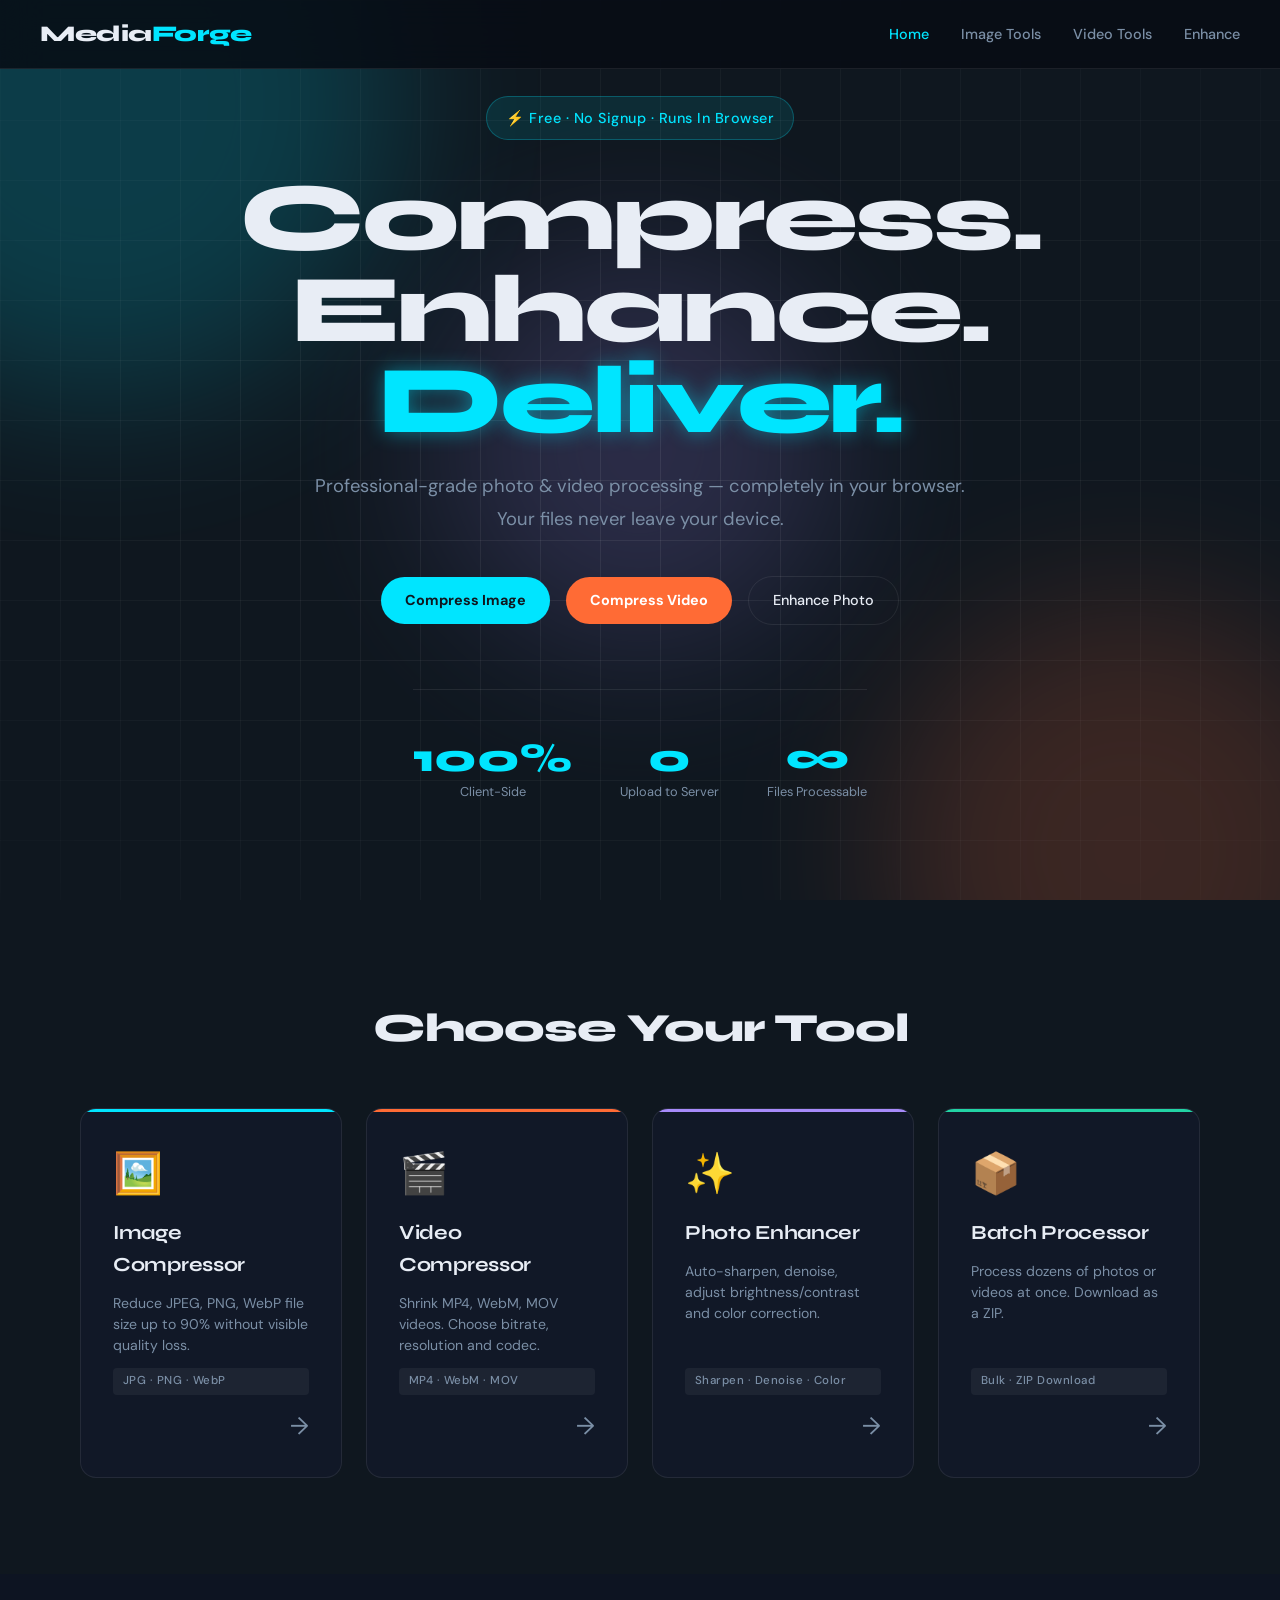
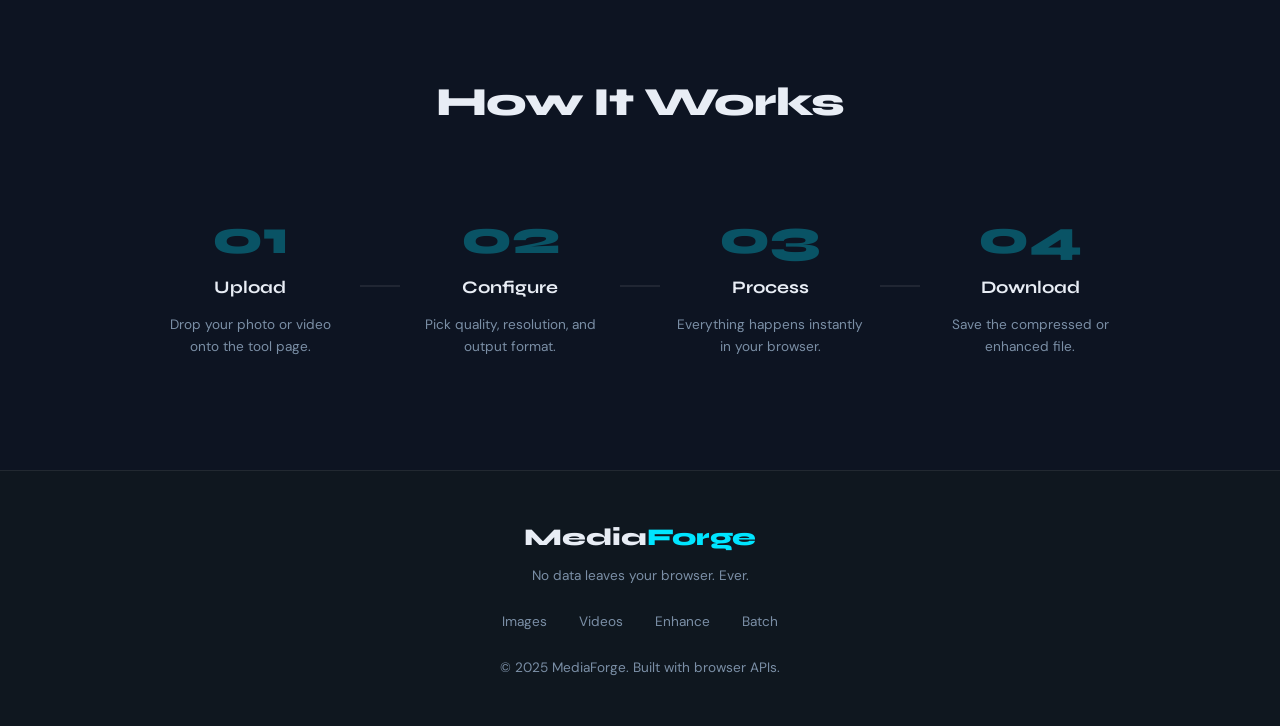
<file: index.html>
<!DOCTYPE html>
<html lang="en">
  <head>
    <meta charset="UTF-8" />
    <meta name="viewport" content="width=device-width, initial-scale=1.0" />
    <title>MediaForge — Compress & Enhance</title>
    <link rel="stylesheet" href="css/main.css" />
    <link rel="preconnect" href="https://fonts.googleapis.com" />
    <link
      href="https://fonts.googleapis.com/css2?family=Syne:wght@400;700;800&family=DM+Sans:ital,wght@0,300;0,400;0,500;1,300&display=swap"
      rel="stylesheet"
    />
  </head>
  <body>
    <!-- NAV -->
    <nav class="nav">
      <div class="nav__logo">Media<span>Forge</span></div>
      <ul class="nav__links">
        <li><a href="index.html" class="active">Home</a></li>
        <li><a href="pages/compress-image.html">Image Tools</a></li>
        <li><a href="pages/compress-video.html">Video Tools</a></li>
        <li><a href="pages/enhance-image.html">Enhance</a></li>
      </ul>
      <div class="nav__toggle" id="navToggle">&#9776;</div>
    </nav>

    <!-- HERO -->
    <section class="hero">
      <div class="hero__bg">
        <div class="orb orb--1"></div>
        <div class="orb orb--2"></div>
        <div class="orb orb--3"></div>
        <div class="grid-overlay"></div>
      </div>
      <div class="hero__content">
        <div class="hero__badge">⚡ Free · No Signup · Runs In Browser</div>
        <h3 class="hero__title">
          Compress.<br />Enhance.<br /><span>Deliver.</span>
        </h3>
        <p class="hero__sub">
          Professional-grade photo & video processing — completely in your
          browser. Your files never leave your device.
        </p>
        <div class="hero__cta">
          <a href="pages/compress-image.html" class="btn btn--primary"
            >Compress Image</a
          >
          <a href="pages/compress-video.html" class="btn btn--secondary"
            >Compress Video</a
          >
          <a href="pages/enhance-image.html" class="btn btn--ghost"
            >Enhance Photo</a
          >
        </div>
      </div>
      <div class="hero__stats">
        <div class="stat">
          <span class="stat__num">100%</span
          ><span class="stat__label">Client-Side</span>
        </div>
        <div class="stat">
          <span class="stat__num">0</span
          ><span class="stat__label">Upload to Server</span>
        </div>
        <div class="stat">
          <span class="stat__num">∞</span
          ><span class="stat__label">Files Processable</span>
        </div>
      </div>
    </section>

    <!-- TOOLS GRID -->
    <section class="tools">
      <h2 class="tools__heading">Choose Your Tool</h2>
      <div class="tools__grid">
        <a href="pages/compress-image.html" class="tool-card tool-card--img">
          <div class="tool-card__icon">🖼️</div>
          <h3>Image Compressor</h3>
          <p>
            Reduce JPEG, PNG, WebP file size up to 90% without visible quality
            loss.
          </p>
          <div class="tool-card__tag">JPG · PNG · WebP</div>
          <div class="tool-card__arrow">→</div>
        </a>

        <a href="pages/compress-video.html" class="tool-card tool-card--vid">
          <div class="tool-card__icon">🎬</div>
          <h3>Video Compressor</h3>
          <p>
            Shrink MP4, WebM, MOV videos. Choose bitrate, resolution and codec.
          </p>
          <div class="tool-card__tag">MP4 · WebM · MOV</div>
          <div class="tool-card__arrow">→</div>
        </a>

        <a href="pages/enhance-image.html" class="tool-card tool-card--enh">
          <div class="tool-card__icon">✨</div>
          <h3>Photo Enhancer</h3>
          <p>
            Auto-sharpen, denoise, adjust brightness/contrast and color
            correction.
          </p>
          <div class="tool-card__tag">Sharpen · Denoise · Color</div>
          <div class="tool-card__arrow">→</div>
        </a>

        <a href="pages/batch.html" class="tool-card tool-card--batch">
          <div class="tool-card__icon">📦</div>
          <h3>Batch Processor</h3>
          <p>Process dozens of photos or videos at once. Download as a ZIP.</p>
          <div class="tool-card__tag">Bulk · ZIP Download</div>
          <div class="tool-card__arrow">→</div>
        </a>
      </div>
    </section>

    <!-- HOW IT WORKS -->
    <section class="how">
      <h2>How It Works</h2>
      <div class="how__steps">
        <div class="how__step">
          <span class="how__num">01</span>
          <h4>Upload</h4>
          <p>Drop your photo or video onto the tool page.</p>
        </div>
        <div class="how__line"></div>
        <div class="how__step">
          <span class="how__num">02</span>
          <h4>Configure</h4>
          <p>Pick quality, resolution, and output format.</p>
        </div>
        <div class="how__line"></div>
        <div class="how__step">
          <span class="how__num">03</span>
          <h4>Process</h4>
          <p>Everything happens instantly in your browser.</p>
        </div>
        <div class="how__line"></div>
        <div class="how__step">
          <span class="how__num">04</span>
          <h4>Download</h4>
          <p>Save the compressed or enhanced file.</p>
        </div>
      </div>
    </section>

    <!-- FOOTER -->
    <footer class="footer">
      <div class="footer__logo">Media<span>Forge</span></div>
      <p>No data leaves your browser. Ever.</p>
      <div class="footer__links">
        <a href="pages/compress-image.html">Images</a>
        <a href="pages/compress-video.html">Videos</a>
        <a href="pages/enhance-image.html">Enhance</a>
        <a href="pages/batch.html">Batch</a>
      </div>
      <p class="footer__copy">© 2025 MediaForge. Built with browser APIs.</p>
    </footer>

    <script src="js/nav.js"></script>
  </body>
</html>
</file>
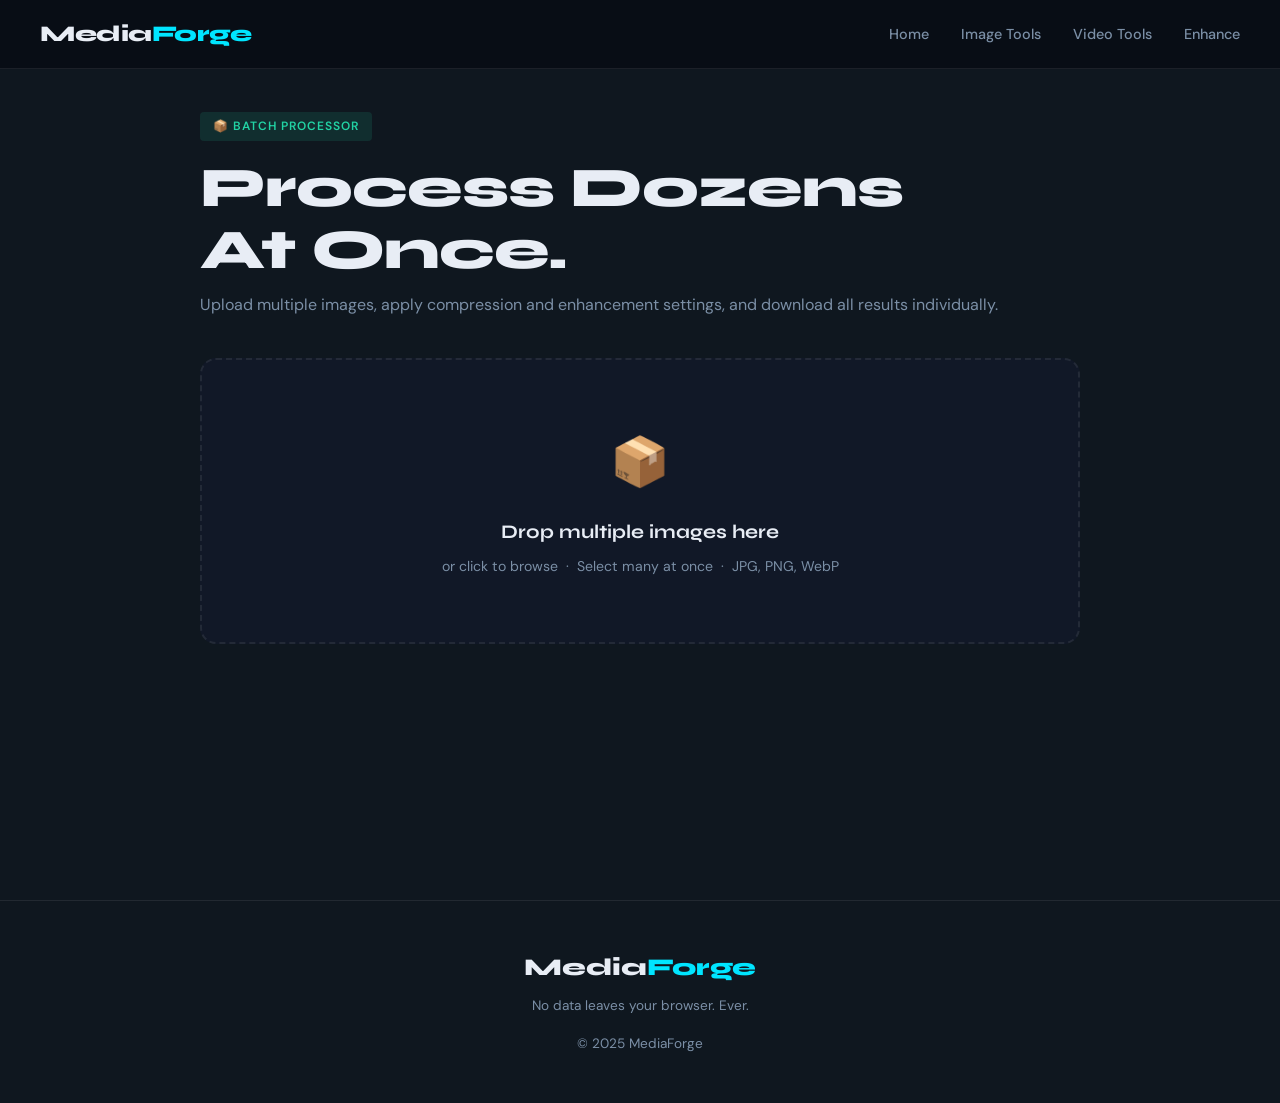
<file: pages/batch.html>
<!DOCTYPE html>
<html lang="en">
<head>
  <meta charset="UTF-8"/>
  <meta name="viewport" content="width=device-width, initial-scale=1.0"/>
  <title>Batch Processor — MediaForge</title>
  <link rel="stylesheet" href="../css/main.css"/>
  <link rel="preconnect" href="https://fonts.googleapis.com"/>
  <link href="https://fonts.googleapis.com/css2?family=Syne:wght@400;700;800&family=DM+Sans:ital,wght@0,300;0,400;0,500;1,300&display=swap" rel="stylesheet"/>
</head>
<body>

<nav class="nav">
  <a href="../index.html" class="nav__logo">Media<span>Forge</span></a>
  <ul class="nav__links">
    <li><a href="../index.html">Home</a></li>
    <li><a href="compress-image.html">Image Tools</a></li>
    <li><a href="compress-video.html">Video Tools</a></li>
    <li><a href="enhance-image.html">Enhance</a></li>
  </ul>
  <div class="nav__toggle" id="navToggle">&#9776;</div>
</nav>

<main class="tool-page">
  <div class="tool-page__header">
    <div class="tool-page__badge badge--green">📦 Batch Processor</div>
    <h1 class="tool-page__title">Process Dozens<br/>At Once.</h1>
    <p class="tool-page__sub">Upload multiple images, apply compression and enhancement settings, and download all results individually.</p>
  </div>

  <!-- DROP ZONE -->
  <div class="dropzone" id="dropzone">
    <input type="file" accept="image/jpeg,image/png,image/webp" multiple/>
    <span class="dropzone__icon">📦</span>
    <h3>Drop multiple images here</h3>
    <p>or click to browse &nbsp;·&nbsp; Select many at once &nbsp;·&nbsp; JPG, PNG, WebP</p>
  </div>

  <!-- SETTINGS -->
  <div class="settings-panel" id="settingsPanel" style="display:none;">
    <h4>⚙ Batch Settings (applied to all files)</h4>
    <div class="form-row">
      <div class="form-group">
        <label>Mode</label>
        <select id="mode">
          <option value="compress">Compress Only</option>
          <option value="enhance">Enhance Only</option>
          <option value="both">Compress + Enhance</option>
        </select>
      </div>
      <div class="form-group">
        <label>Quality: <span class="range-val" id="qualityVal">75%</span></label>
        <input type="range" id="quality" min="1" max="100" value="75"/>
      </div>
      <div class="form-group">
        <label>Output Format</label>
        <select id="format">
          <option value="jpeg">JPEG</option>
          <option value="webp">WebP</option>
          <option value="png">PNG</option>
        </select>
      </div>
      <div class="form-group">
        <label>Max Width (px)</label>
        <input type="number" id="maxWidth" value="2048" min="100" max="7680" step="100"/>
      </div>
    </div>

    <!-- Enhancement quick settings (shown when mode includes enhance) -->
    <div id="enhanceSettings" style="display:none;">
      <div class="form-row" style="margin-top:0.5rem;">
        <div class="form-group">
          <label>Brightness <span class="range-val" id="bVal">0</span></label>
          <input type="range" id="bBrightness" min="-100" max="100" value="0"/>
        </div>
        <div class="form-group">
          <label>Contrast <span class="range-val" id="cVal">0</span></label>
          <input type="range" id="bContrast" min="-100" max="100" value="0"/>
        </div>
        <div class="form-group">
          <label>Saturation <span class="range-val" id="sVal">0</span></label>
          <input type="range" id="bSaturation" min="-100" max="100" value="0"/>
        </div>
        <div class="form-group">
          <label>Sharpness <span class="range-val" id="shVal">0</span></label>
          <input type="range" id="bSharpness" min="0" max="100" value="0"/>
        </div>
      </div>
      <div style="margin-top:0.5rem; display:flex; gap:0.5rem; flex-wrap:wrap;">
        <span style="font-size:0.78rem; color:var(--text-dim); margin-right:0.5rem; line-height:2;">Quick Presets:</span>
        <button class="preset-btn-sm" data-b="5" data-c="20" data-s="40" data-sh="30">Vivid</button>
        <button class="preset-btn-sm" data-b="10" data-c="10" data-s="-10" data-sh="20">Portrait</button>
        <button class="preset-btn-sm" data-b="-5" data-c="25" data-s="35" data-sh="25">Landscape</button>
        <button class="preset-btn-sm" data-b="-10" data-c="35" data-s="-20" data-sh="15">Cinematic</button>
      </div>
    </div>

    <div style="display:flex; gap:1rem; margin-top:1.25rem; flex-wrap:wrap; align-items:center;">
      <button class="btn btn--green btn--lg" id="processBtn">⚡ Process All Files</button>
      <span id="fileCount" style="font-size:0.88rem; color:var(--text-dim);">0 files loaded</span>
    </div>
  </div>

  <!-- PROGRESS -->
  <div class="progress-wrap" id="progressWrap">
    <div class="progress-bar"><div class="progress-bar__fill" id="progressFill"></div></div>
    <p class="progress-label" id="progressLabel">Processing…</p>
  </div>

  <!-- SUMMARY -->
  <div class="result-panel" id="summaryPanel">
    <div class="result-info">
      <div class="result-stat">
        <span class="result-stat__val" id="sumTotal">—</span>
        <span class="result-stat__key">Files Processed</span>
      </div>
      <div class="result-stat">
        <span class="result-stat__val" id="sumSaved">—</span>
        <span class="result-stat__key">Avg. Space Saved</span>
      </div>
      <div class="result-stat">
        <span class="result-stat__val" id="sumOrig">—</span>
        <span class="result-stat__key">Total Original</span>
      </div>
      <div class="result-stat">
        <span class="result-stat__val" id="sumComp">—</span>
        <span class="result-stat__key">Total Compressed</span>
      </div>
      <button class="btn btn--green btn--lg" id="downloadAllBtn" style="margin-left:auto;">⬇ Download All</button>
    </div>
  </div>

  <!-- FILE LIST -->
  <div class="batch-list" id="batchList" style="margin-top:1.5rem;"></div>
</main>

<footer class="footer">
  <div class="footer__logo">Media<span>Forge</span></div>
  <p>No data leaves your browser. Ever.</p>
  <p class="footer__copy">© 2025 MediaForge</p>
</footer>

<style>
.preset-btn-sm {
  padding: 0.3rem 0.75rem;
  background: var(--surface2);
  border: 1px solid var(--border);
  border-radius: 50px;
  color: var(--text-dim);
  font-family: var(--font-body);
  font-size: 0.78rem;
  cursor: pointer;
  transition: all 0.2s;
}
.preset-btn-sm:hover { border-color: var(--green); color: var(--green); }
</style>

<script type="module">
import { compressImage, formatBytes, savings, downloadBlob } from '../js/imageCompressor.js';
import { enhanceImage } from '../js/imageEnhancer.js';
import { setupDropzone, setProgress, hideProgress, readFileAsDataURL } from '../js/utils.js';

let files = [];
let results = [];

// Mode toggle
document.getElementById('mode').addEventListener('change', () => {
  const mode = document.getElementById('mode').value;
  document.getElementById('enhanceSettings').style.display =
    (mode === 'enhance' || mode === 'both') ? 'block' : 'none';
});

// Slider labels
['quality'].forEach(id => {
  document.getElementById(id).addEventListener('input', () => {
    document.getElementById('qualityVal').textContent = document.getElementById(id).value + '%';
  });
});
[['bBrightness','bVal'],['bContrast','cVal'],['bSaturation','sVal'],['bSharpness','shVal']].forEach(([id,val]) => {
  document.getElementById(id).addEventListener('input', () => {
    document.getElementById(val).textContent = document.getElementById(id).value;
  });
});

// Preset buttons
document.querySelectorAll('.preset-btn-sm').forEach(btn => {
  btn.addEventListener('click', () => {
    document.getElementById('bBrightness').value = btn.dataset.b; document.getElementById('bVal').textContent = btn.dataset.b;
    document.getElementById('bContrast').value = btn.dataset.c; document.getElementById('cVal').textContent = btn.dataset.c;
    document.getElementById('bSaturation').value = btn.dataset.s; document.getElementById('sVal').textContent = btn.dataset.s;
    document.getElementById('bSharpness').value = btn.dataset.sh; document.getElementById('shVal').textContent = btn.dataset.sh;
  });
});

// Dropzone
setupDropzone(document.getElementById('dropzone'), ['.jpg','.jpeg','.png','.webp'], (newFiles) => {
  files = newFiles;
  results = [];
  document.getElementById('settingsPanel').style.display = 'block';
  document.getElementById('fileCount').textContent = `${files.length} file${files.length !== 1 ? 's' : ''} loaded`;
  document.getElementById('summaryPanel').classList.remove('show');
  renderFileList();
});

function renderFileList() {
  const list = document.getElementById('batchList');
  list.innerHTML = '';
  files.forEach((f, i) => {
    const item = document.createElement('div');
    item.className = 'batch-item';
    item.id = `item-${i}`;
    item.innerHTML = `
      <div style="width:48px;height:48px;background:var(--surface2);border-radius:6px;display:flex;align-items:center;justify-content:center;font-size:1.4rem;flex-shrink:0;" id="thumb-${i}">🖼️</div>
      <div class="batch-item__info">
        <div class="batch-item__name">${f.name}</div>
        <div class="batch-item__meta" id="meta-${i}">${formatBytes(f.size)}</div>
      </div>
      <span class="batch-item__status status--pending" id="status-${i}">Pending</span>
      <button class="btn btn--ghost" id="dl-${i}" style="display:none;padding:0.35rem 0.75rem;font-size:0.78rem;border-radius:6px;">⬇</button>`;
    list.appendChild(item);
    // Thumbnail
    const reader = new FileReader();
    reader.onload = e => {
      const el = document.getElementById(`thumb-${i}`);
      if (el) { el.innerHTML = `<img src="${e.target.result}" style="width:48px;height:48px;object-fit:cover;border-radius:6px;"/>`; }
    };
    reader.readAsDataURL(f);
  });
}

// Process all
document.getElementById('processBtn').addEventListener('click', async () => {
  if (files.length === 0) return alert('Upload some files first.');
  results = [];

  const mode = document.getElementById('mode').value;
  const quality = parseInt(document.getElementById('quality').value) / 100;
  const format = document.getElementById('format').value;
  const maxWidth = parseInt(document.getElementById('maxWidth').value);
  const enhOpts = {
    brightness: parseInt(document.getElementById('bBrightness').value),
    contrast: parseInt(document.getElementById('bContrast').value),
    saturation: parseInt(document.getElementById('bSaturation').value),
    sharpness: parseInt(document.getElementById('bSharpness').value),
    format, quality: 0.92
  };

  const progressWrap = document.getElementById('progressWrap');
  const progressFill = document.getElementById('progressFill');
  const progressLabel = document.getElementById('progressLabel');
  let totalOrigSize = 0, totalCompSize = 0, savingsSum = 0;

  for (let i = 0; i < files.length; i++) {
    const pct = Math.round((i / files.length) * 100);
    setProgress(progressWrap, progressFill, progressLabel, pct, `Processing ${i+1} of ${files.length}: ${files[i].name}`);
    document.getElementById(`status-${i}`).className = 'batch-item__status status--processing';
    document.getElementById(`status-${i}`).textContent = 'Processing…';

    try {
      let blob, compressedSize;
      const origSize = files[i].size;
      totalOrigSize += origSize;

      if (mode === 'compress') {
        const r = await compressImage(files[i], { quality, maxWidth, maxHeight: 99999, format });
        blob = r.blob; compressedSize = r.compressedSize;
      } else if (mode === 'enhance') {
        const dataUrl = await readFileAsDataURL(files[i]);
        const r = await enhanceImage(dataUrl, enhOpts);
        blob = r.blob; compressedSize = r.blob.size;
      } else {
        // both
        const r1 = await compressImage(files[i], { quality, maxWidth, maxHeight: 99999, format });
        const r2 = await enhanceImage(r1.dataUrl, enhOpts);
        blob = r2.blob; compressedSize = r2.blob.size;
      }

      totalCompSize += compressedSize;
      const saved = savings(origSize, compressedSize);
      savingsSum += saved;
      results.push({ blob, name: files[i].name, origSize, compressedSize });

      document.getElementById(`status-${i}`).className = 'batch-item__status status--done';
      document.getElementById(`status-${i}`).textContent = `-${saved}%`;
      document.getElementById(`meta-${i}`).textContent = `${formatBytes(origSize)} → ${formatBytes(compressedSize)}`;

      // Per-file download
      const dlBtn = document.getElementById(`dl-${i}`);
      dlBtn.style.display = 'inline-flex';
      ((b, n) => {
        dlBtn.onclick = () => {
          const ext = format === 'jpeg' ? 'jpg' : format;
          downloadBlob(b, n.replace(/\.[^.]+$/, '') + '_processed.' + ext);
        };
      })(blob, files[i].name);
    } catch(e) {
      document.getElementById(`status-${i}`).className = 'batch-item__status status--error';
      document.getElementById(`status-${i}`).textContent = 'Error';
    }
  }

  setProgress(progressWrap, progressFill, progressLabel, 100, `All ${files.length} files processed!`);
  setTimeout(() => hideProgress(progressWrap), 1000);

  // Summary
  const avgSaved = files.length > 0 ? Math.round(savingsSum / files.length) : 0;
  document.getElementById('sumTotal').textContent = results.length;
  document.getElementById('sumSaved').textContent = avgSaved + '%';
  document.getElementById('sumOrig').textContent = formatBytes(totalOrigSize);
  document.getElementById('sumComp').textContent = formatBytes(totalCompSize);
  document.getElementById('summaryPanel').classList.add('show');
});

// Download all
document.getElementById('downloadAllBtn').addEventListener('click', () => {
  if (results.length === 0) { alert('Process files first.'); return; }
  const ext = (document.getElementById('format').value === 'jpeg') ? 'jpg' : document.getElementById('format').value;
  results.forEach((r, i) => {
    setTimeout(() => {
      downloadBlob(r.blob, r.name.replace(/\.[^.]+$/, '') + '_processed.' + ext);
    }, i * 350);
  });
});

document.getElementById('navToggle').addEventListener('click', () => {
  document.querySelector('.nav__links').classList.toggle('open');
});
</script>
</body>
</html>
</file>
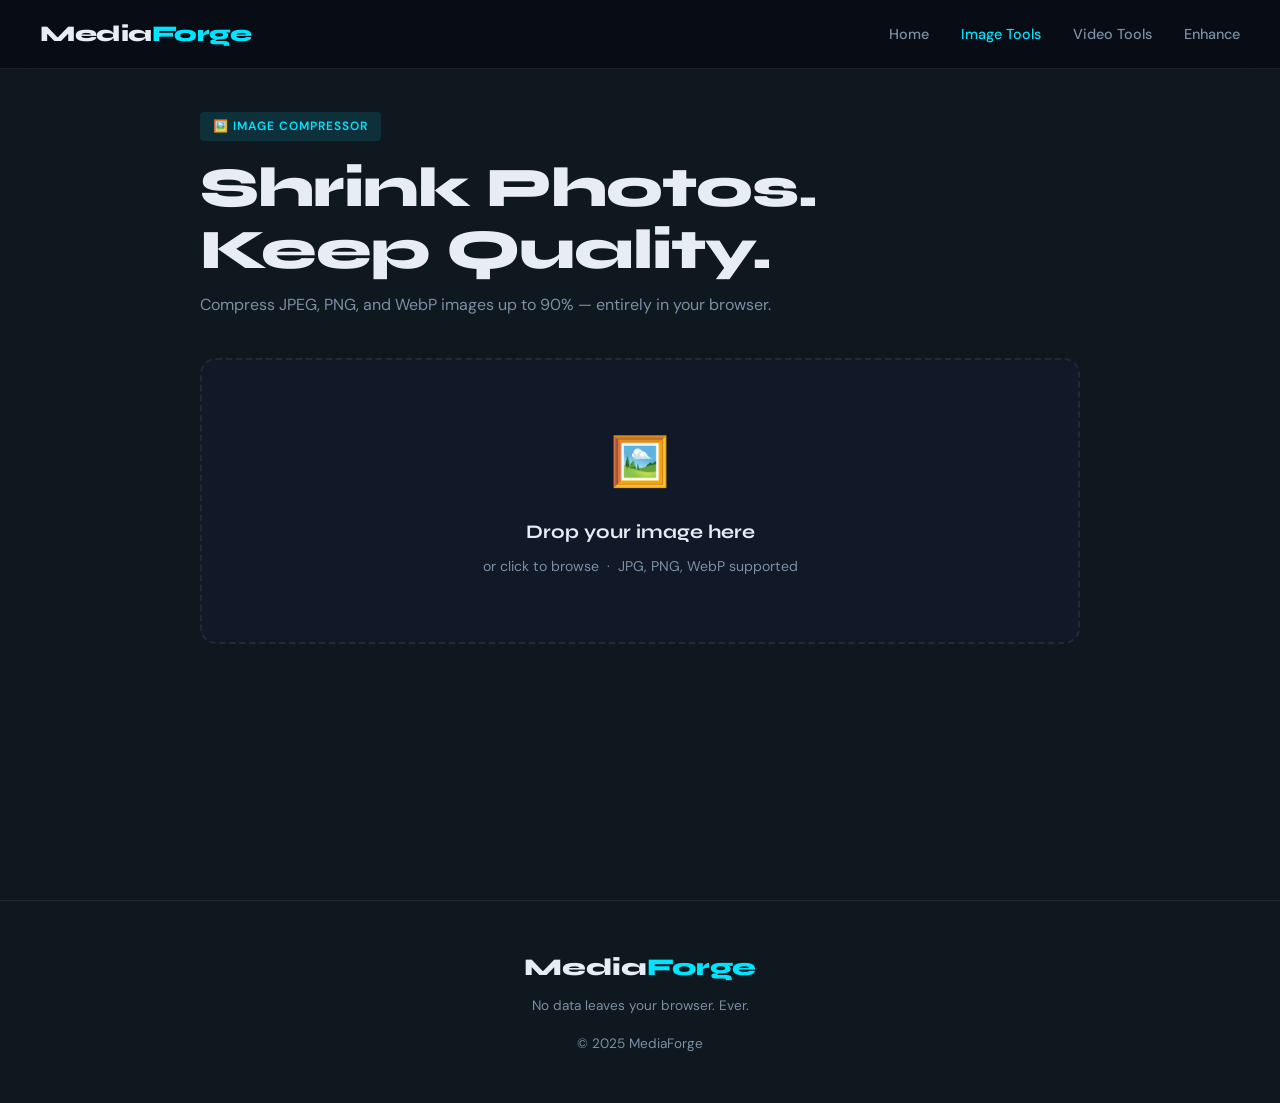
<file: pages/compress-image.html>
<!DOCTYPE html>
<html lang="en">
<head>
  <meta charset="UTF-8"/>
  <meta name="viewport" content="width=device-width, initial-scale=1.0"/>
  <title>Image Compressor — MediaForge</title>
  <link rel="stylesheet" href="../css/main.css"/>
  <link rel="preconnect" href="https://fonts.googleapis.com"/>
  <link href="https://fonts.googleapis.com/css2?family=Syne:wght@400;700;800&family=DM+Sans:ital,wght@0,300;0,400;0,500;1,300&display=swap" rel="stylesheet"/>
</head>
<body>

<nav class="nav">
  <a href="../index.html" class="nav__logo">Media<span>Forge</span></a>
  <ul class="nav__links">
    <li><a href="../index.html">Home</a></li>
    <li><a href="compress-image.html" class="active">Image Tools</a></li>
    <li><a href="compress-video.html">Video Tools</a></li>
    <li><a href="enhance-image.html">Enhance</a></li>
  </ul>
  <div class="nav__toggle" id="navToggle">&#9776;</div>
</nav>

<main class="tool-page">
  <div class="tool-page__header">
    <div class="tool-page__badge badge--cyan">🖼️ Image Compressor</div>
    <h1 class="tool-page__title">Shrink Photos.<br/>Keep Quality.</h1>
    <p class="tool-page__sub">Compress JPEG, PNG, and WebP images up to 90% — entirely in your browser.</p>
  </div>

  <!-- DROP ZONE -->
  <div class="dropzone" id="dropzone">
    <input type="file" accept="image/jpeg,image/png,image/webp,image/gif" multiple/>
    <span class="dropzone__icon">🖼️</span>
    <h3>Drop your image here</h3>
    <p>or click to browse &nbsp;·&nbsp; JPG, PNG, WebP supported</p>
  </div>

  <!-- SETTINGS -->
  <div class="settings-panel" id="settingsPanel" style="display:none;">
    <h4>⚙ Compression Settings</h4>
    <div class="form-row">
      <div class="form-group">
        <label>Quality: <span class="range-val" id="qualityVal">75%</span></label>
        <input type="range" id="quality" min="1" max="100" value="75"/>
      </div>
      <div class="form-group">
        <label>Max Width (px)</label>
        <input type="number" id="maxWidth" value="3840" min="100" max="7680" step="100"/>
      </div>
      <div class="form-group">
        <label>Max Height (px)</label>
        <input type="number" id="maxHeight" value="2160" min="100" max="4320" step="100"/>
      </div>
      <div class="form-group">
        <label>Output Format</label>
        <select id="format">
          <option value="jpeg">JPEG (best compression)</option>
          <option value="webp">WebP (modern)</option>
          <option value="png">PNG (lossless)</option>
        </select>
      </div>
    </div>
    <button class="btn btn--primary btn--lg" id="compressBtn">⚡ Compress Image</button>
  </div>

  <!-- PROGRESS -->
  <div class="progress-wrap" id="progressWrap">
    <div class="progress-bar"><div class="progress-bar__fill" id="progressFill"></div></div>
    <p class="progress-label" id="progressLabel">Processing…</p>
  </div>

  <!-- PREVIEW -->
  <div class="preview-panel" id="previewPanel" style="display:none;">
    <div class="preview-box">
      <div class="preview-box__label">
        Original <span class="size-badge" id="origSize">—</span>
      </div>
      <img id="origImg" alt="Original"/>
    </div>
    <div class="preview-box">
      <div class="preview-box__label">
        Compressed <span class="size-badge" id="compSize">—</span>
      </div>
      <div class="preview-box__empty" id="compEmpty">Process to see result</div>
      <img id="compImg" alt="Compressed" style="display:none;"/>
    </div>
  </div>

  <!-- RESULT -->
  <div class="result-panel" id="resultPanel">
    <div class="result-info">
      <div class="result-stat">
        <span class="result-stat__val" id="resSavings">—</span>
        <span class="result-stat__key">Space Saved</span>
      </div>
      <div class="result-stat">
        <span class="result-stat__val" id="resOrig">—</span>
        <span class="result-stat__key">Original Size</span>
      </div>
      <div class="result-stat">
        <span class="result-stat__val" id="resComp">—</span>
        <span class="result-stat__key">Compressed Size</span>
      </div>
      <div class="result-stat">
        <span class="result-stat__val" id="resDims">—</span>
        <span class="result-stat__key">Dimensions</span>
      </div>
      <button class="btn btn--green btn--lg" id="downloadBtn" style="margin-left:auto;">⬇ Download</button>
    </div>
  </div>

  <!-- MULTIPLE FILES LIST -->
  <div id="multiPanel" style="display:none; margin-top:1.5rem;">
    <h4 style="font-family:var(--font-display);margin-bottom:1rem;">Multiple Files</h4>
    <div class="batch-list" id="batchList"></div>
    <button class="btn btn--green btn--lg" id="downloadAllBtn" style="margin-top:1rem;">⬇ Download All as ZIP</button>
  </div>
</main>

<footer class="footer">
  <div class="footer__logo">Media<span>Forge</span></div>
  <p>No data leaves your browser. Ever.</p>
  <p class="footer__copy">© 2025 MediaForge</p>
</footer>

<script type="module">
import { compressImage, formatBytes, savings, downloadBlob } from '../js/imageCompressor.js';
import { setupDropzone, setProgress, hideProgress } from '../js/utils.js';

let currentFile = null;
let currentFiles = [];
let compressedBlob = null;
let compressedBlobs = [];

// Quality slider
const qualitySlider = document.getElementById('quality');
qualitySlider.addEventListener('input', () => {
  document.getElementById('qualityVal').textContent = qualitySlider.value + '%';
});

// Dropzone
setupDropzone(document.getElementById('dropzone'), ['.jpg','.jpeg','.png','.webp'], (files) => {
  if (files.length === 1) {
    loadSingleFile(files[0]);
  } else {
    loadMultipleFiles(files);
  }
});

function loadSingleFile(file) {
  currentFile = file;
  currentFiles = [];
  document.getElementById('settingsPanel').style.display = 'block';
  document.getElementById('previewPanel').style.display = 'grid';
  document.getElementById('multiPanel').style.display = 'none';
  document.getElementById('resultPanel').classList.remove('show');

  const reader = new FileReader();
  reader.onload = e => {
    const img = document.getElementById('origImg');
    img.src = e.target.result;
    img.style.display = 'block';
    document.getElementById('origSize').textContent = formatBytes(file.size);
    document.getElementById('compImg').style.display = 'none';
    document.getElementById('compEmpty').style.display = 'flex';
    compressedBlob = null;
  };
  reader.readAsDataURL(file);
}

function loadMultipleFiles(files) {
  currentFiles = files;
  currentFile = null;
  compressedBlobs = [];
  document.getElementById('settingsPanel').style.display = 'block';
  document.getElementById('previewPanel').style.display = 'none';
  document.getElementById('multiPanel').style.display = 'block';
  document.getElementById('resultPanel').classList.remove('show');

  const list = document.getElementById('batchList');
  list.innerHTML = '';
  files.forEach((f, i) => {
    const item = document.createElement('div');
    item.className = 'batch-item';
    item.id = `item-${i}`;
    item.innerHTML = `
      <div class="batch-item__thumb" id="thumb-${i}" style="background:var(--surface2);display:flex;align-items:center;justify-content:center;font-size:1.5rem;">🖼️</div>
      <div class="batch-item__info">
        <div class="batch-item__name">${f.name}</div>
        <div class="batch-item__meta">${formatBytes(f.size)}</div>
      </div>
      <span class="batch-item__status status--pending" id="status-${i}">Pending</span>`;
    list.appendChild(item);
    // Load thumbnail
    const reader = new FileReader();
    reader.onload = e => {
      const thumb = document.getElementById(`thumb-${i}`);
      thumb.innerHTML = '';
      const img = document.createElement('img');
      img.src = e.target.result;
      img.style.cssText = 'width:48px;height:48px;object-fit:cover;border-radius:6px;';
      thumb.appendChild(img);
    };
    reader.readAsDataURL(f);
  });
}

// Single compress
document.getElementById('compressBtn').addEventListener('click', async () => {
  if (!currentFile && currentFiles.length === 0) return;

  const opts = {
    quality: parseInt(qualitySlider.value) / 100,
    maxWidth: parseInt(document.getElementById('maxWidth').value),
    maxHeight: parseInt(document.getElementById('maxHeight').value),
    format: document.getElementById('format').value
  };

  if (currentFile) {
    await compressSingle(currentFile, opts);
  } else {
    await compressMultiple(currentFiles, opts);
  }
});

async function compressSingle(file, opts) {
  const progressWrap = document.getElementById('progressWrap');
  const progressFill = document.getElementById('progressFill');
  const progressLabel = document.getElementById('progressLabel');

  setProgress(progressWrap, progressFill, progressLabel, 10, 'Compressing…');
  document.getElementById('compressBtn').disabled = true;

  try {
    // Animate progress
    let prog = 10;
    const ticker = setInterval(() => {
      prog = Math.min(prog + 15, 85);
      setProgress(progressWrap, progressFill, progressLabel, prog, 'Compressing…');
    }, 120);

    const result = await compressImage(file, opts);
    clearInterval(ticker);
    setProgress(progressWrap, progressFill, progressLabel, 100, 'Done!');

    setTimeout(() => hideProgress(progressWrap), 800);

    compressedBlob = result.blob;
    const ext = opts.format === 'jpeg' ? 'jpg' : opts.format;

    document.getElementById('compImg').src = result.dataUrl;
    document.getElementById('compImg').style.display = 'block';
    document.getElementById('compEmpty').style.display = 'none';
    document.getElementById('compSize').textContent = formatBytes(result.compressedSize);

    // Result stats
    document.getElementById('resSavings').textContent = savings(result.originalSize, result.compressedSize) + '%';
    document.getElementById('resOrig').textContent = formatBytes(result.originalSize);
    document.getElementById('resComp').textContent = formatBytes(result.compressedSize);
    document.getElementById('resDims').textContent = `${result.width} × ${result.height}`;
    document.getElementById('resultPanel').classList.add('show');

    // Download button
    document.getElementById('downloadBtn').onclick = () => {
      const name = file.name.replace(/\.[^.]+$/, '') + '_compressed.' + ext;
      downloadBlob(compressedBlob, name);
    };
  } catch (err) {
    hideProgress(document.getElementById('progressWrap'));
    alert('Compression failed: ' + err.message);
  } finally {
    document.getElementById('compressBtn').disabled = false;
  }
}

async function compressMultiple(files, opts) {
  compressedBlobs = [];
  const progressWrap = document.getElementById('progressWrap');
  const progressFill = document.getElementById('progressFill');
  const progressLabel = document.getElementById('progressLabel');

  for (let i = 0; i < files.length; i++) {
    const pct = Math.round(((i) / files.length) * 100);
    setProgress(progressWrap, progressFill, progressLabel, pct, `Compressing ${i+1} of ${files.length}…`);
    document.getElementById(`status-${i}`).className = 'batch-item__status status--processing';
    document.getElementById(`status-${i}`).textContent = 'Processing…';

    try {
      const result = await compressImage(files[i], opts);
      compressedBlobs.push({ blob: result.blob, name: files[i].name, result });
      const saved = savings(result.originalSize, result.compressedSize);
      document.getElementById(`status-${i}`).className = 'batch-item__status status--done';
      document.getElementById(`status-${i}`).textContent = `-${saved}%`;
    } catch (e) {
      document.getElementById(`status-${i}`).className = 'batch-item__status status--error';
      document.getElementById(`status-${i}`).textContent = 'Error';
    }
  }
  setProgress(progressWrap, progressFill, progressLabel, 100, 'All done!');
  setTimeout(() => hideProgress(progressWrap), 800);
}

// Download all as ZIP (using a simple manual ZIP-like approach - actually just download individually with delay)
document.getElementById('downloadAllBtn')?.addEventListener('click', async () => {
  if (compressedBlobs.length === 0) {
    alert('Please compress files first.');
    return;
  }
  const ext = document.getElementById('format').value === 'jpeg' ? 'jpg' : document.getElementById('format').value;
  compressedBlobs.forEach((item, i) => {
    setTimeout(() => {
      const name = item.name.replace(/\.[^.]+$/, '') + '_compressed.' + ext;
      downloadBlob(item.blob, name);
    }, i * 300);
  });
});

// Nav toggle
document.getElementById('navToggle').addEventListener('click', () => {
  document.querySelector('.nav__links').classList.toggle('open');
});
</script>
</body>
</html>
</file>
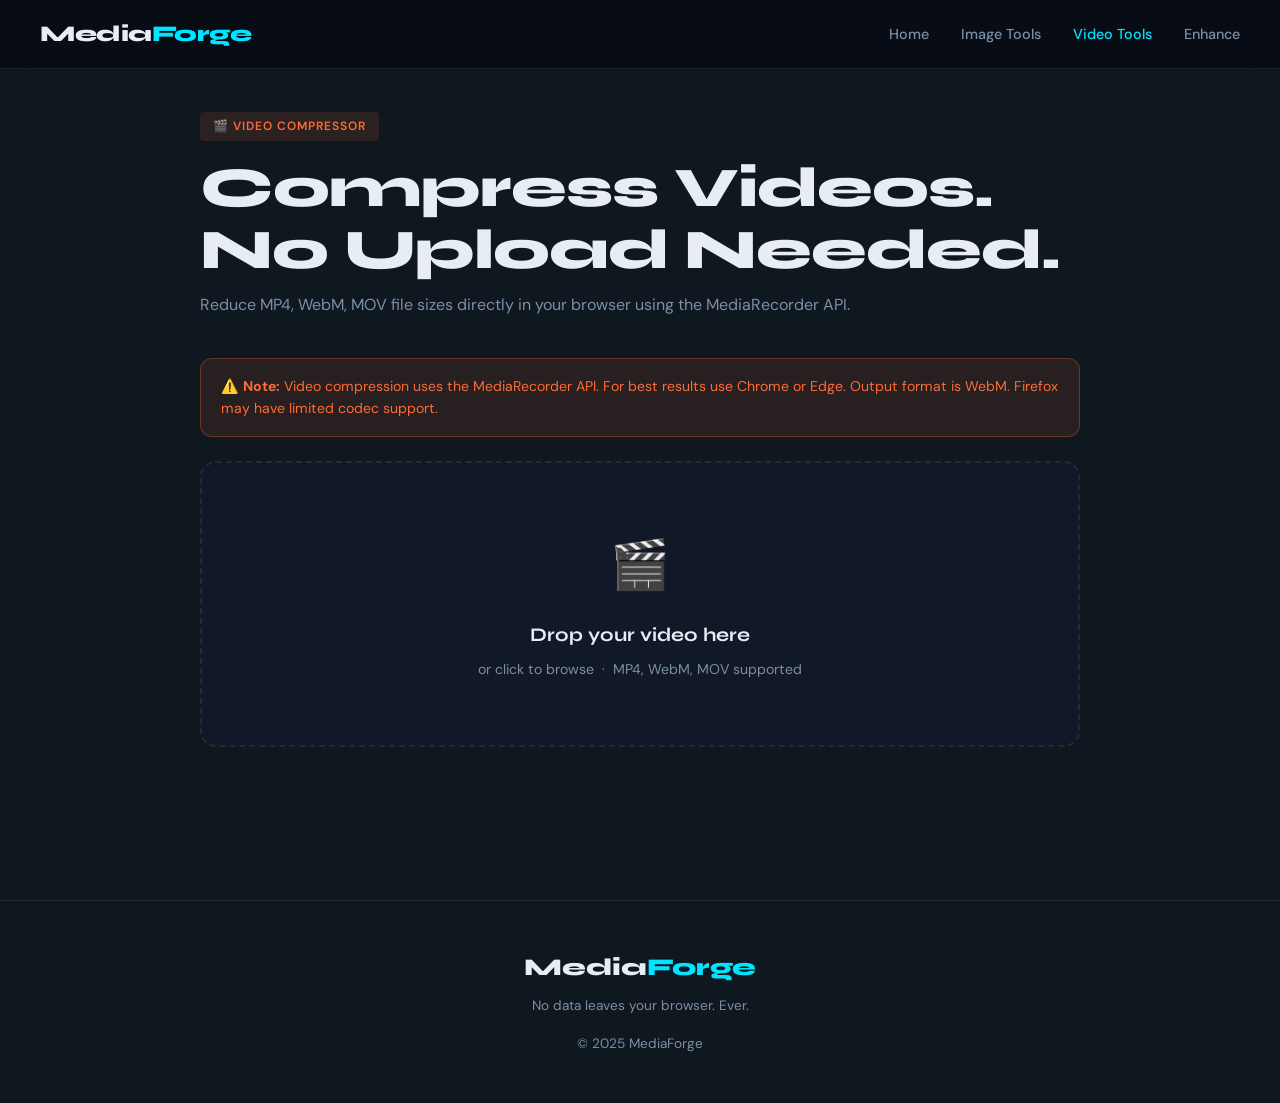
<file: pages/compress-video.html>
<!DOCTYPE html>
<html lang="en">
<head>
  <meta charset="UTF-8"/>
  <meta name="viewport" content="width=device-width, initial-scale=1.0"/>
  <title>Video Compressor — MediaForge</title>
  <link rel="stylesheet" href="../css/main.css"/>
  <link rel="preconnect" href="https://fonts.googleapis.com"/>
  <link href="https://fonts.googleapis.com/css2?family=Syne:wght@400;700;800&family=DM+Sans:ital,wght@0,300;0,400;0,500;1,300&display=swap" rel="stylesheet"/>
</head>
<body>

<nav class="nav">
  <a href="../index.html" class="nav__logo">Media<span>Forge</span></a>
  <ul class="nav__links">
    <li><a href="../index.html">Home</a></li>
    <li><a href="compress-image.html">Image Tools</a></li>
    <li><a href="compress-video.html" class="active">Video Tools</a></li>
    <li><a href="enhance-image.html">Enhance</a></li>
  </ul>
  <div class="nav__toggle" id="navToggle">&#9776;</div>
</nav>

<main class="tool-page">
  <div class="tool-page__header">
    <div class="tool-page__badge badge--orange">🎬 Video Compressor</div>
    <h1 class="tool-page__title">Compress Videos.<br/>No Upload Needed.</h1>
    <p class="tool-page__sub">Reduce MP4, WebM, MOV file sizes directly in your browser using the MediaRecorder API.</p>
  </div>

  <!-- Browser support notice -->
  <div id="browserNotice" style="display:none; background:rgba(255,107,53,0.1); border:1px solid rgba(255,107,53,0.3); border-radius:12px; padding:1rem 1.25rem; margin-bottom:1.5rem; font-size:0.88rem; color:var(--accent2);">
    ⚠️ <strong>Note:</strong> Video compression uses the MediaRecorder API. For best results use Chrome or Edge. Output format is WebM. Firefox may have limited codec support.
  </div>

  <!-- DROP ZONE -->
  <div class="dropzone" id="dropzone">
    <input type="file" accept="video/mp4,video/webm,video/quicktime,video/*"/>
    <span class="dropzone__icon">🎬</span>
    <h3>Drop your video here</h3>
    <p>or click to browse &nbsp;·&nbsp; MP4, WebM, MOV supported</p>
  </div>

  <!-- VIDEO META -->
  <div class="settings-panel" id="metaPanel" style="display:none;">
    <h4>📋 Video Info</h4>
    <div class="form-row">
      <div class="form-group">
        <label>Dimensions</label>
        <input type="text" id="metaDims" readonly style="background:var(--surface2);border:1px solid var(--border);border-radius:8px;padding:0.6rem 0.9rem;color:var(--text);font-family:var(--font-body);font-size:0.88rem;"/>
      </div>
      <div class="form-group">
        <label>Duration</label>
        <input type="text" id="metaDuration" readonly style="background:var(--surface2);border:1px solid var(--border);border-radius:8px;padding:0.6rem 0.9rem;color:var(--text);font-family:var(--font-body);font-size:0.88rem;"/>
      </div>
      <div class="form-group">
        <label>Original Size</label>
        <input type="text" id="metaSize" readonly style="background:var(--surface2);border:1px solid var(--border);border-radius:8px;padding:0.6rem 0.9rem;color:var(--text);font-family:var(--font-body);font-size:0.88rem;"/>
      </div>
    </div>
  </div>

  <!-- SETTINGS -->
  <div class="settings-panel" id="settingsPanel" style="display:none;">
    <h4>⚙ Compression Settings</h4>
    <div class="form-row">
      <div class="form-group">
        <label>Video Quality</label>
        <select id="videoBitrate">
          <option value="500000">Low (500 kbps)</option>
          <option value="1000000">Medium (1 Mbps)</option>
          <option value="1500000" selected>Good (1.5 Mbps)</option>
          <option value="2500000">High (2.5 Mbps)</option>
          <option value="5000000">Very High (5 Mbps)</option>
        </select>
      </div>
      <div class="form-group">
        <label>Resolution Scale</label>
        <select id="scale">
          <option value="0.25">25% — Tiny</option>
          <option value="0.5">50% — Small</option>
          <option value="0.75">75% — Medium</option>
          <option value="1.0" selected>100% — Original</option>
        </select>
      </div>
      <div class="form-group">
        <label>Frame Rate</label>
        <select id="fps">
          <option value="15">15 FPS</option>
          <option value="24">24 FPS</option>
          <option value="30" selected>30 FPS</option>
          <option value="60">60 FPS</option>
        </select>
      </div>
      <div class="form-group">
        <label>Audio Bitrate</label>
        <select id="audioBitrate">
          <option value="64000">64 kbps</option>
          <option value="96000" selected>96 kbps</option>
          <option value="128000">128 kbps</option>
        </select>
      </div>
    </div>
    <button class="btn btn--secondary btn--lg" id="compressBtn">⚡ Start Compression</button>
  </div>

  <!-- PROGRESS -->
  <div class="progress-wrap" id="progressWrap">
    <div class="progress-bar"><div class="progress-bar__fill" id="progressFill"></div></div>
    <p class="progress-label" id="progressLabel">Processing video… (this may take a minute)</p>
  </div>

  <!-- PREVIEW -->
  <div class="preview-panel" id="previewPanel" style="display:none;">
    <div class="preview-box">
      <div class="preview-box__label">
        Original <span class="size-badge" id="origSize">—</span>
      </div>
      <video id="origVideo" controls style="width:100%;max-height:260px;background:#000;"></video>
    </div>
    <div class="preview-box">
      <div class="preview-box__label">
        Compressed <span class="size-badge" id="compSize">—</span>
      </div>
      <div class="preview-box__empty" id="compEmpty">Process to see result</div>
      <video id="compVideo" controls style="width:100%;max-height:260px;background:#000;display:none;"></video>
    </div>
  </div>

  <!-- RESULT -->
  <div class="result-panel" id="resultPanel">
    <div class="result-info">
      <div class="result-stat">
        <span class="result-stat__val" id="resSavings">—</span>
        <span class="result-stat__key">Space Saved</span>
      </div>
      <div class="result-stat">
        <span class="result-stat__val" id="resOrig">—</span>
        <span class="result-stat__key">Original Size</span>
      </div>
      <div class="result-stat">
        <span class="result-stat__val" id="resComp">—</span>
        <span class="result-stat__key">Compressed Size</span>
      </div>
      <div class="result-stat">
        <span class="result-stat__val" id="resDims">—</span>
        <span class="result-stat__key">Resolution</span>
      </div>
      <button class="btn btn--green btn--lg" id="downloadBtn" style="margin-left:auto;">⬇ Download</button>
    </div>
  </div>
</main>

<footer class="footer">
  <div class="footer__logo">Media<span>Forge</span></div>
  <p>No data leaves your browser. Ever.</p>
  <p class="footer__copy">© 2025 MediaForge</p>
</footer>

<script type="module">
import { compressVideo, getVideoMeta } from '../js/videoCompressor.js';
import { formatBytes, savings, downloadBlob, formatDuration, setupDropzone, setProgress, hideProgress } from '../js/utils.js';

// Show browser notice
if (!window.MediaRecorder) {
  document.getElementById('browserNotice').style.display = 'block';
  document.getElementById('browserNotice').textContent = '❌ Your browser does not support the MediaRecorder API. Please use Chrome, Edge, or Firefox.';
} else {
  document.getElementById('browserNotice').style.display = 'block';
}

let currentFile = null;
let compressedBlob = null;

setupDropzone(document.getElementById('dropzone'), ['video/'], async (files) => {
  if (!files[0]) return;
  loadVideo(files[0]);
});

async function loadVideo(file) {
  currentFile = file;
  compressedBlob = null;

  document.getElementById('settingsPanel').style.display = 'block';
  document.getElementById('metaPanel').style.display = 'block';
  document.getElementById('previewPanel').style.display = 'grid';
  document.getElementById('resultPanel').classList.remove('show');

  const meta = await getVideoMeta(file);
  document.getElementById('metaDims').value = `${meta.width} × ${meta.height}`;
  document.getElementById('metaDuration').value = formatDuration(meta.duration);
  document.getElementById('metaSize').value = formatBytes(file.size);

  const origVideo = document.getElementById('origVideo');
  origVideo.src = URL.createObjectURL(file);
  document.getElementById('origSize').textContent = formatBytes(file.size);
  document.getElementById('compVideo').style.display = 'none';
  document.getElementById('compEmpty').style.display = 'flex';
}

document.getElementById('compressBtn').addEventListener('click', async () => {
  if (!currentFile) return alert('Please upload a video first.');

  const opts = {
    videoBitrate: parseInt(document.getElementById('videoBitrate').value),
    audioBitrate: parseInt(document.getElementById('audioBitrate').value),
    scale: parseFloat(document.getElementById('scale').value),
    fps: parseInt(document.getElementById('fps').value)
  };

  const progressWrap = document.getElementById('progressWrap');
  const progressFill = document.getElementById('progressFill');
  const progressLabel = document.getElementById('progressLabel');
  const btn = document.getElementById('compressBtn');
  btn.disabled = true;
  btn.textContent = '⏳ Compressing…';

  setProgress(progressWrap, progressFill, progressLabel, 5, 'Initializing…');

  try {
    const result = await compressVideo(currentFile, opts, (pct) => {
      setProgress(progressWrap, progressFill, progressLabel, pct, `Compressing… ${pct}%`);
    });

    setProgress(progressWrap, progressFill, progressLabel, 100, 'Done!');
    setTimeout(() => hideProgress(progressWrap), 800);

    compressedBlob = result.blob;
    const compUrl = URL.createObjectURL(result.blob);
    const compVideo = document.getElementById('compVideo');
    compVideo.src = compUrl;
    compVideo.style.display = 'block';
    document.getElementById('compEmpty').style.display = 'none';
    document.getElementById('compSize').textContent = formatBytes(result.compressedSize);

    document.getElementById('resSavings').textContent = savings(result.originalSize, result.compressedSize) + '%';
    document.getElementById('resOrig').textContent = formatBytes(result.originalSize);
    document.getElementById('resComp').textContent = formatBytes(result.compressedSize);
    document.getElementById('resDims').textContent = `${result.width} × ${result.height}`;
    document.getElementById('resultPanel').classList.add('show');

    document.getElementById('downloadBtn').onclick = () => {
      downloadBlob(compressedBlob, currentFile.name.replace(/\.[^.]+$/, '') + '_compressed.webm');
    };
  } catch (err) {
    hideProgress(progressWrap);
    alert('Compression failed: ' + err.message + '\n\nTip: Try a shorter video or use Chrome/Edge.');
  } finally {
    btn.disabled = false;
    btn.textContent = '⚡ Start Compression';
  }
});

document.getElementById('navToggle').addEventListener('click', () => {
  document.querySelector('.nav__links').classList.toggle('open');
});
</script>
</body>
</html>
</file>
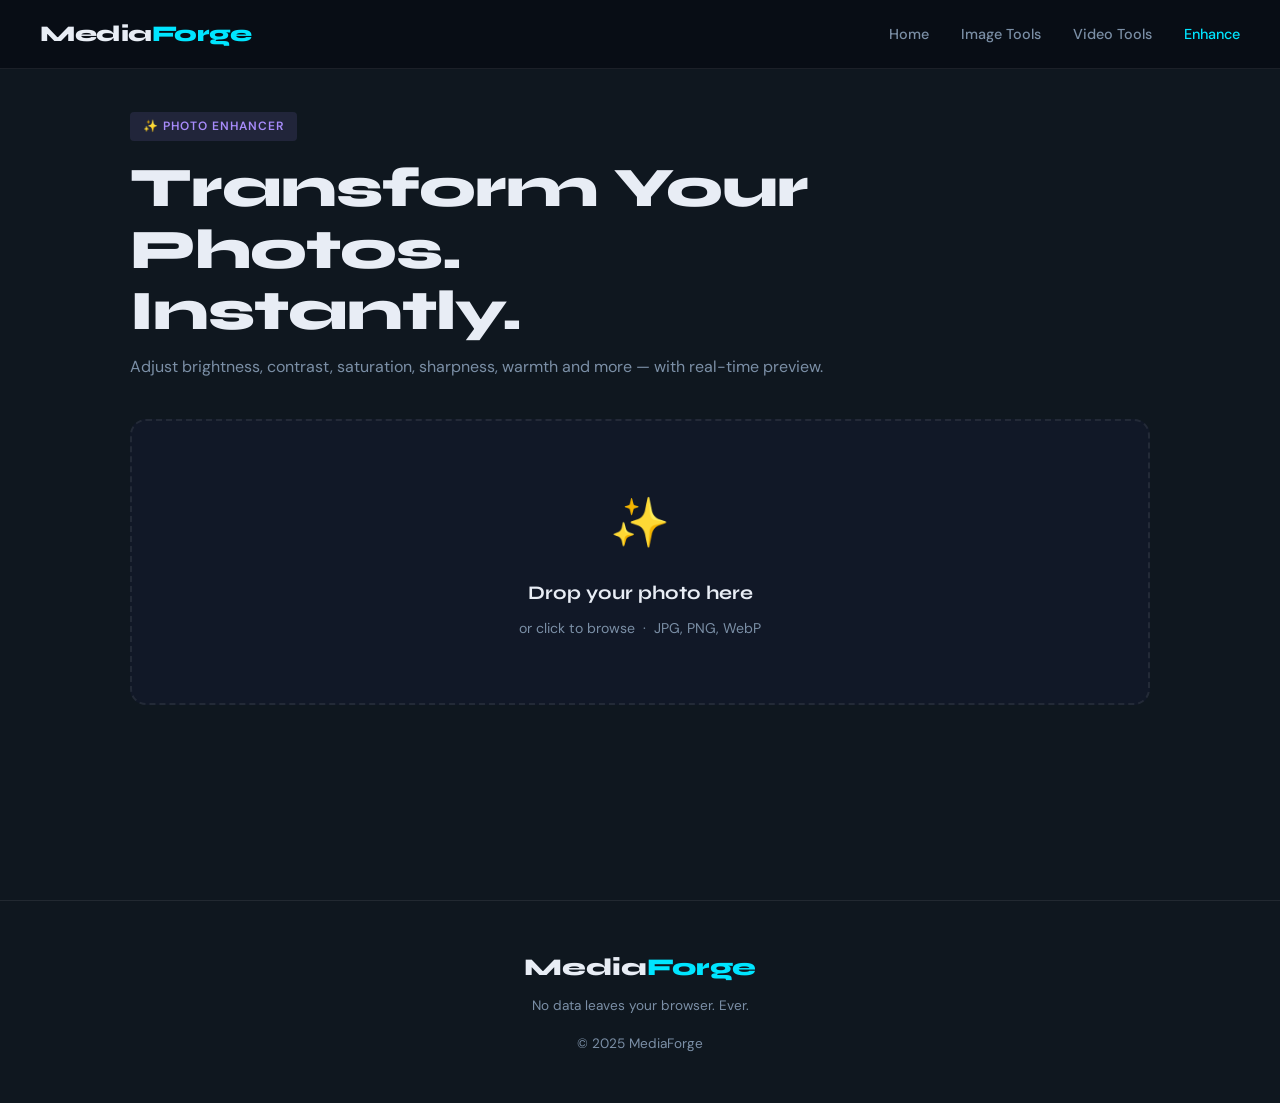
<file: pages/enhance-image.html>
<!DOCTYPE html>
<html lang="en">
  <head>
    <meta charset="UTF-8" />
    <meta name="viewport" content="width=device-width, initial-scale=1.0" />
    <title>Photo Enhancer — MediaForge</title>
    <link rel="stylesheet" href="../css/main.css" />
    <link rel="preconnect" href="https://fonts.googleapis.com" />
    <link
      href="https://fonts.googleapis.com/css2?family=Syne:wght@400;700;800&family=DM+Sans:ital,wght@0,300;0,400;0,500;1,300&display=swap"
      rel="stylesheet"
    />
  </head>
  <body>
    <nav class="nav">
      <a href="../index.html" class="nav__logo">Media<span>Forge</span></a>
      <ul class="nav__links">
        <li><a href="../index.html">Home</a></li>
        <li><a href="compress-image.html">Image Tools</a></li>
        <li><a href="compress-video.html">Video Tools</a></li>
        <li><a href="enhance-image.html" class="active">Enhance</a></li>
      </ul>
      <div class="nav__toggle" id="navToggle">&#9776;</div>
    </nav>

    <main class="tool-page" style="max-width: 1100px">
      <div class="tool-page__header">
        <div class="tool-page__badge badge--purple">✨ Photo Enhancer</div>
        <h1 class="tool-page__title">Transform Your Photos.<br />Instantly.</h1>
        <p class="tool-page__sub">
          Adjust brightness, contrast, saturation, sharpness, warmth and more —
          with real-time preview.
        </p>
      </div>

      <!-- DROP ZONE -->
      <div class="dropzone" id="dropzone">
        <input type="file" accept="image/jpeg,image/png,image/webp" />
        <span class="dropzone__icon">✨</span>
        <h3>Drop your photo here</h3>
        <p>or click to browse &nbsp;·&nbsp; JPG, PNG, WebP</p>
      </div>

      <div id="workArea" style="display: none">
        <!-- PRESET STRIP -->
        <div class="settings-panel" style="margin-top: 1.5rem">
          <h4>🎨 Presets</h4>
          <div
            style="
              display: flex;
              gap: 0.75rem;
              flex-wrap: wrap;
              margin-top: 0.75rem;
            "
          >
            <button class="preset-btn active" data-preset="original">
              Original
            </button>
            <button class="preset-btn" data-preset="vivid">Vivid</button>
            <button class="preset-btn" data-preset="portrait">Portrait</button>
            <button class="preset-btn" data-preset="landscape">
              Landscape
            </button>
            <button class="preset-btn" data-preset="cinematic">
              Cinematic
            </button>
            <button class="preset-btn" data-preset="cool">Cool</button>
            <button class="preset-btn" data-preset="warm">Warm</button>
            <button class="preset-btn" data-preset="dramatic">Dramatic</button>
            <button class="preset-btn" data-preset="soft">Soft</button>
          </div>
        </div>

        <!-- ADJUSTMENT SLIDERS -->
        <div class="settings-panel" style="margin-top: 1rem">
          <h4>🎛 Manual Adjustments</h4>
          <div class="form-row" style="margin-top: 0.75rem">
            <div class="form-group">
              <label
                >Brightness
                <span class="range-val" id="brightnessVal">0</span></label
              >
              <input
                type="range"
                id="brightness"
                min="-100"
                max="100"
                value="0"
              />
            </div>
            <div class="form-group">
              <label
                >Contrast
                <span class="range-val" id="contrastVal">0</span></label
              >
              <input
                type="range"
                id="contrast"
                min="-100"
                max="100"
                value="0"
              />
            </div>
            <div class="form-group">
              <label
                >Saturation
                <span class="range-val" id="saturationVal">0</span></label
              >
              <input
                type="range"
                id="saturation"
                min="-100"
                max="100"
                value="0"
              />
            </div>
            <div class="form-group">
              <label
                >Sharpness
                <span class="range-val" id="sharpnessVal">0</span></label
              >
              <input type="range" id="sharpness" min="0" max="100" value="0" />
            </div>
            <div class="form-group">
              <label
                >Denoise <span class="range-val" id="denoiseVal">0</span></label
              >
              <input type="range" id="denoise" min="0" max="100" value="0" />
            </div>
            <div class="form-group">
              <label
                >Warmth <span class="range-val" id="warmthVal">0</span></label
              >
              <input type="range" id="warmth" min="-100" max="100" value="0" />
            </div>
            <div class="form-group">
              <label
                >Vignette
                <span class="range-val" id="vignetteVal">0</span></label
              >
              <input type="range" id="vignette" min="0" max="100" value="0" />
            </div>
            <div class="form-group">
              <label>Output Format</label>
              <select id="format">
                <option value="jpeg">JPEG</option>
                <option value="webp">WebP</option>
                <option value="png">PNG</option>
              </select>
            </div>
          </div>
          <div
            style="display: flex; gap: 1rem; margin-top: 1rem; flex-wrap: wrap"
          >
            <button class="btn btn--primary btn--lg" id="enhanceBtn">
              ✨ Apply Enhancement
            </button>
            <button class="btn btn--ghost" id="resetBtn">↺ Reset</button>
          </div>
        </div>

        <!-- PROGRESS -->
        <div class="progress-wrap" id="progressWrap">
          <div class="progress-bar">
            <div class="progress-bar__fill" id="progressFill"></div>
          </div>
          <p class="progress-label" id="progressLabel">Enhancing…</p>
        </div>

        <!-- COMPARE VIEW -->
        <div style="margin-top: 1.5rem">
          <div
            style="
              display: flex;
              align-items: center;
              justify-content: space-between;
              margin-bottom: 1rem;
            "
          >
            <h4
              style="
                font-family: var(--font-display);
                font-size: 1rem;
                font-weight: 700;
              "
            >
              Before / After
            </h4>
            <div style="display: flex; gap: 0.5rem">
              <button
                class="btn btn--ghost"
                id="viewSideBySide"
                style="
                  padding: 0.4rem 0.9rem;
                  font-size: 0.8rem;
                  border-radius: 6px;
                "
              >
                Side by Side
              </button>
              <button
                class="btn btn--ghost"
                id="viewSlider"
                style="
                  padding: 0.4rem 0.9rem;
                  font-size: 0.8rem;
                  border-radius: 6px;
                "
              >
                Slider
              </button>
            </div>
          </div>

          <!-- Side by side view -->
          <div id="sideBySideView" class="preview-panel">
            <div class="preview-box">
              <div class="preview-box__label">Before</div>
              <img
                id="origImg"
                alt="Original"
                style="
                  width: 100%;
                  max-height: 380px;
                  object-fit: contain;
                  background: #000;
                "
              />
            </div>
            <div class="preview-box">
              <div class="preview-box__label">After</div>
              <div class="preview-box__empty" id="afterEmpty">
                Apply enhancement to see result
              </div>
              <img
                id="enhImg"
                alt="Enhanced"
                style="
                  width: 100%;
                  max-height: 380px;
                  object-fit: contain;
                  background: #000;
                  display: none;
                "
              />
            </div>
          </div>

          <!-- Slider compare view -->
          <div id="sliderView" style="display: none" class="preview-box">
            <div class="preview-box__label">Drag to compare</div>
            <div class="compare-wrap" id="compareWrap">
              <img
                id="cmpBase"
                alt="Original"
                style="
                  width: 100%;
                  display: block;
                  max-height: 400px;
                  object-fit: contain;
                  background: #000;
                "
              />
              <div class="compare-overlay" id="cmpOverlay">
                <img
                  id="cmpEnhanced"
                  alt="Enhanced"
                  style="
                    width: 100%;
                    max-height: 400px;
                    object-fit: contain;
                    background: #000;
                  "
                />
              </div>
              <div class="compare-handle" id="cmpHandle"></div>
            </div>
          </div>
        </div>

        <!-- RESULT / DOWNLOAD -->
        <div class="result-panel" id="resultPanel" style="margin-top: 1rem">
          <div class="result-info">
            <div class="result-stat">
              <span class="result-stat__val" id="resDims">—</span>
              <span class="result-stat__key">Dimensions</span>
            </div>
            <div class="result-stat">
              <span class="result-stat__val" id="resFormat">—</span>
              <span class="result-stat__key">Format</span>
            </div>
            <!-- ADD: original size -->
            <div class="result-stat">
              <span class="result-stat__val" id="resOrigSize">—</span>
              <span class="result-stat__key">Original Size</span>
            </div>
            <!-- ADD: enhanced size -->
            <div class="result-stat">
              <span class="result-stat__val" id="resEnhSize">—</span>
              <span class="result-stat__key">Enhanced Size</span>
            </div>
            <button
              class="btn btn--green btn--lg"
              id="downloadBtn"
              style="margin-left: auto"
            >
              ⬇ Download Enhanced
            </button>
          </div>
        </div>
      </div>
      <!-- end workArea -->
    </main>

    <footer class="footer">
      <div class="footer__logo">Media<span>Forge</span></div>
      <p>No data leaves your browser. Ever.</p>
      <p class="footer__copy">© 2025 MediaForge</p>
    </footer>

    <style>
      .preset-btn {
        padding: 0.45rem 1rem;
        background: var(--surface2);
        border: 1px solid var(--border);
        border-radius: 50px;
        color: var(--text-dim);
        font-family: var(--font-body);
        font-size: 0.82rem;
        font-weight: 500;
        cursor: pointer;
        transition: all 0.2s;
      }
      .preset-btn:hover {
        border-color: var(--accent3);
        color: var(--accent3);
      }
      .preset-btn.active {
        background: rgba(167, 139, 250, 0.15);
        border-color: var(--accent3);
        color: var(--accent3);
        font-weight: 700;
      }
    </style>

    <script type="module">
      import { enhanceImage, PRESETS } from "../js/imageEnhancer.js";
      import {
        formatBytes,
        downloadBlob,
        readFileAsDataURL,
        setupDropzone,
        setProgress,
        hideProgress,
      } from "../js/utils.js";

      let currentFile = null;
      let currentDataUrl = null;
      let enhancedBlob = null;
      let isSliderView = false;

      // Sliders
      const sliders = [
        "brightness",
        "contrast",
        "saturation",
        "sharpness",
        "denoise",
        "warmth",
        "vignette",
      ];
      sliders.forEach((id) => {
        const el = document.getElementById(id);
        const val = document.getElementById(id + "Val");
        el.addEventListener("input", () => {
          val.textContent = el.value;
        });
      });

      // Dropzone
      setupDropzone(
        document.getElementById("dropzone"),
        [".jpg", ".jpeg", ".png", ".webp"],
        async (files) => {
          if (!files[0]) return;
          currentFile = files[0];
          currentDataUrl = await readFileAsDataURL(files[0]);
          document.getElementById("origImg").src = currentDataUrl;
          document.getElementById("cmpBase").src = currentDataUrl;
          document.getElementById("workArea").style.display = "block";
          document.getElementById("resultPanel").classList.remove("show");
        }
      );

      // Presets
      document.querySelectorAll(".preset-btn").forEach((btn) => {
        btn.addEventListener("click", () => {
          document
            .querySelectorAll(".preset-btn")
            .forEach((b) => b.classList.remove("active"));
          btn.classList.add("active");
          const preset = PRESETS[btn.dataset.preset];
          if (!preset) return;
          sliders.forEach((id) => {
            document.getElementById(id).value = preset[id] ?? 0;
            document.getElementById(id + "Val").textContent = preset[id] ?? 0;
          });
        });
      });

      // View toggle
      document
        .getElementById("viewSideBySide")
        .addEventListener("click", () => {
          isSliderView = false;
          document.getElementById("sideBySideView").style.display = "grid";
          document.getElementById("sliderView").style.display = "none";
        });
      document.getElementById("viewSlider").addEventListener("click", () => {
        isSliderView = true;
        document.getElementById("sideBySideView").style.display = "none";
        document.getElementById("sliderView").style.display = "block";
      });

      // Reset
      document.getElementById("resetBtn").addEventListener("click", () => {
        sliders.forEach((id) => {
          document.getElementById(id).value = 0;
          document.getElementById(id + "Val").textContent = 0;
        });
        document
          .querySelectorAll(".preset-btn")
          .forEach((b) => b.classList.remove("active"));
        document
          .querySelector('[data-preset="original"]')
          .classList.add("active");
      });

      // Enhance
      document
        .getElementById("enhanceBtn")
        .addEventListener("click", async () => {
          if (!currentDataUrl) return alert("Upload an image first.");

          const opts = {
            brightness: parseInt(document.getElementById("brightness").value),
            contrast: parseInt(document.getElementById("contrast").value),
            saturation: parseInt(document.getElementById("saturation").value),
            sharpness: parseInt(document.getElementById("sharpness").value),
            denoise: parseInt(document.getElementById("denoise").value),
            warmth: parseInt(document.getElementById("warmth").value),
            vignette: parseInt(document.getElementById("vignette").value),
            format: document.getElementById("format").value,
            quality: 0.92,
          };

          const progressWrap = document.getElementById("progressWrap");
          const progressFill = document.getElementById("progressFill");
          const progressLabel = document.getElementById("progressLabel");
          setProgress(
            progressWrap,
            progressFill,
            progressLabel,
            30,
            "Applying adjustments…"
          );
          document.getElementById("enhanceBtn").disabled = true;

          try {
            let prog = 30;
            const ticker = setInterval(() => {
              prog = Math.min(prog + 20, 90);
              setProgress(
                progressWrap,
                progressFill,
                progressLabel,
                prog,
                "Processing pixels…"
              );
            }, 100);

            const result = await enhanceImage(currentDataUrl, opts);
            clearInterval(ticker);
            setProgress(
              progressWrap,
              progressFill,
              progressLabel,
              100,
              "Done!"
            );
            setTimeout(() => hideProgress(progressWrap), 600);

            enhancedBlob = result.blob;

            // Side by side
            const enhImg = document.getElementById("enhImg");
            enhImg.src = result.dataUrl;
            enhImg.style.display = "block";
            document.getElementById("afterEmpty").style.display = "none";

            // Slider compare
            document.getElementById("cmpEnhanced").src = result.dataUrl;

            document.getElementById(
              "resDims"
            ).textContent = `${result.width} × ${result.height}`;
            document.getElementById("resFormat").textContent =
              opts.format.toUpperCase();
            document.getElementById("resOrigSize").textContent = formatBytes(
              currentFile.size
            );
            document.getElementById("resEnhSize").textContent = formatBytes(
              result.blob.size
            );
            document.getElementById("resultPanel").classList.add("show");

            document.getElementById("downloadBtn").onclick = () => {
              const ext = opts.format === "jpeg" ? "jpg" : opts.format;
              const name =
                (currentFile?.name || "enhanced").replace(/\.[^.]+$/, "") +
                "_enhanced." +
                ext;
              downloadBlob(enhancedBlob, name);
            };
          } catch (err) {
            hideProgress(progressWrap);
            alert("Enhancement failed: " + err.message);
          } finally {
            document.getElementById("enhanceBtn").disabled = false;
          }
        });

      // Compare slider drag
      const compareWrap = document.getElementById("compareWrap");
      const cmpOverlay = document.getElementById("cmpOverlay");
      const cmpHandle = document.getElementById("cmpHandle");
      let isDragging = false;

      function updateSlider(x) {
        const rect = compareWrap.getBoundingClientRect();
        const pct = Math.max(
          0,
          Math.min(100, ((x - rect.left) / rect.width) * 100)
        );
        cmpOverlay.style.width = pct + "%";
        cmpHandle.style.left = pct + "%";
      }

      compareWrap.addEventListener("mousedown", (e) => {
        isDragging = true;
        updateSlider(e.clientX);
      });
      compareWrap.addEventListener(
        "touchstart",
        (e) => {
          isDragging = true;
          updateSlider(e.touches[0].clientX);
        },
        { passive: true }
      );
      window.addEventListener("mousemove", (e) => {
        if (isDragging) updateSlider(e.clientX);
      });
      window.addEventListener(
        "touchmove",
        (e) => {
          if (isDragging) updateSlider(e.touches[0].clientX);
        },
        { passive: true }
      );
      window.addEventListener("mouseup", () => (isDragging = false));
      window.addEventListener("touchend", () => (isDragging = false));

      document.getElementById("navToggle").addEventListener("click", () => {
        document.querySelector(".nav__links").classList.toggle("open");
      });
    </script>
  </body>
</html>
</file>
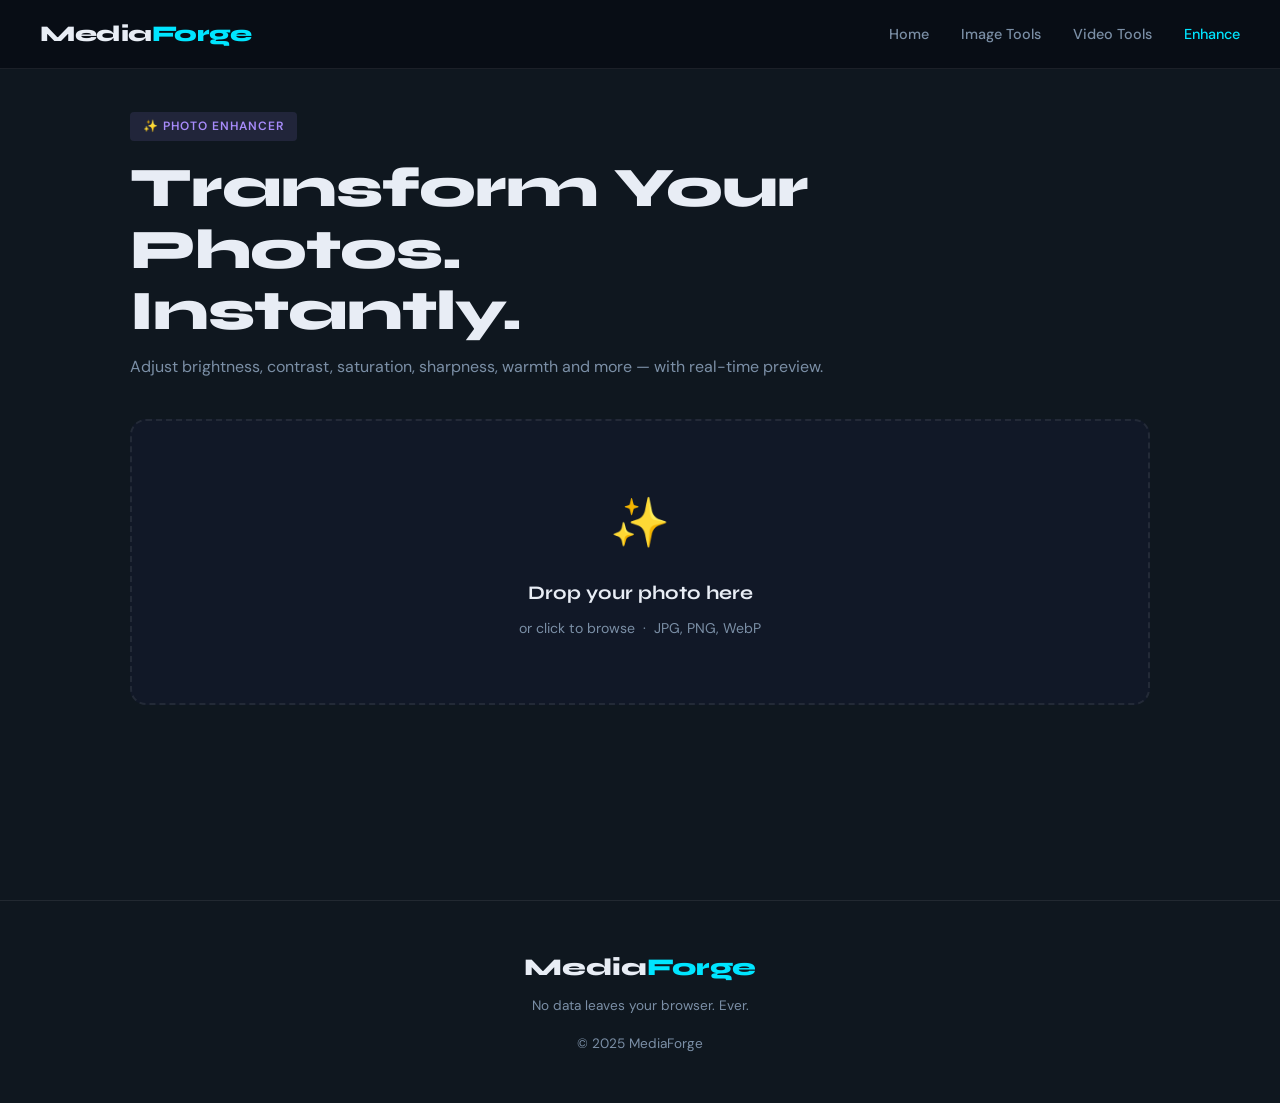
<file: media-forge/pages/enhance-image.html>
<!DOCTYPE html>
<html lang="en">
<head>
  <meta charset="UTF-8"/>
  <meta name="viewport" content="width=device-width, initial-scale=1.0"/>
  <title>Photo Enhancer — MediaForge</title>
  <link rel="stylesheet" href="../css/main.css"/>
  <link rel="preconnect" href="https://fonts.googleapis.com"/>
  <link href="https://fonts.googleapis.com/css2?family=Syne:wght@400;700;800&family=DM+Sans:ital,wght@0,300;0,400;0,500;1,300&display=swap" rel="stylesheet"/>
</head>
<body>

<nav class="nav">
  <a href="../index.html" class="nav__logo">Media<span>Forge</span></a>
  <ul class="nav__links">
    <li><a href="../index.html">Home</a></li>
    <li><a href="compress-image.html">Image Tools</a></li>
    <li><a href="compress-video.html">Video Tools</a></li>
    <li><a href="enhance-image.html" class="active">Enhance</a></li>
  </ul>
  <div class="nav__toggle" id="navToggle">&#9776;</div>
</nav>

<main class="tool-page" style="max-width:1100px;">
  <div class="tool-page__header">
    <div class="tool-page__badge badge--purple">✨ Photo Enhancer</div>
    <h1 class="tool-page__title">Transform Your Photos.<br/>Instantly.</h1>
    <p class="tool-page__sub">Adjust brightness, contrast, saturation, sharpness, warmth and more — with real-time preview.</p>
  </div>

  <!-- DROP ZONE -->
  <div class="dropzone" id="dropzone">
    <input type="file" accept="image/jpeg,image/png,image/webp"/>
    <span class="dropzone__icon">✨</span>
    <h3>Drop your photo here</h3>
    <p>or click to browse &nbsp;·&nbsp; JPG, PNG, WebP</p>
  </div>

  <div id="workArea" style="display:none;">

    <!-- PRESET STRIP -->
    <div class="settings-panel" style="margin-top:1.5rem;">
      <h4>🎨 Presets</h4>
      <div style="display:flex; gap:0.75rem; flex-wrap:wrap; margin-top:0.75rem;">
        <button class="preset-btn active" data-preset="original">Original</button>
        <button class="preset-btn" data-preset="vivid">Vivid</button>
        <button class="preset-btn" data-preset="portrait">Portrait</button>
        <button class="preset-btn" data-preset="landscape">Landscape</button>
        <button class="preset-btn" data-preset="cinematic">Cinematic</button>
        <button class="preset-btn" data-preset="cool">Cool</button>
        <button class="preset-btn" data-preset="warm">Warm</button>
        <button class="preset-btn" data-preset="dramatic">Dramatic</button>
        <button class="preset-btn" data-preset="soft">Soft</button>
      </div>
    </div>

    <!-- ADJUSTMENT SLIDERS -->
    <div class="settings-panel" style="margin-top:1rem;">
      <h4>🎛 Manual Adjustments</h4>
      <div class="form-row" style="margin-top:0.75rem;">
        <div class="form-group">
          <label>Brightness <span class="range-val" id="brightnessVal">0</span></label>
          <input type="range" id="brightness" min="-100" max="100" value="0"/>
        </div>
        <div class="form-group">
          <label>Contrast <span class="range-val" id="contrastVal">0</span></label>
          <input type="range" id="contrast" min="-100" max="100" value="0"/>
        </div>
        <div class="form-group">
          <label>Saturation <span class="range-val" id="saturationVal">0</span></label>
          <input type="range" id="saturation" min="-100" max="100" value="0"/>
        </div>
        <div class="form-group">
          <label>Sharpness <span class="range-val" id="sharpnessVal">0</span></label>
          <input type="range" id="sharpness" min="0" max="100" value="0"/>
        </div>
        <div class="form-group">
          <label>Denoise <span class="range-val" id="denoiseVal">0</span></label>
          <input type="range" id="denoise" min="0" max="100" value="0"/>
        </div>
        <div class="form-group">
          <label>Warmth <span class="range-val" id="warmthVal">0</span></label>
          <input type="range" id="warmth" min="-100" max="100" value="0"/>
        </div>
        <div class="form-group">
          <label>Vignette <span class="range-val" id="vignetteVal">0</span></label>
          <input type="range" id="vignette" min="0" max="100" value="0"/>
        </div>
        <div class="form-group">
          <label>Output Format</label>
          <select id="format">
            <option value="jpeg">JPEG</option>
            <option value="webp">WebP</option>
            <option value="png">PNG</option>
          </select>
        </div>
      </div>
      <div style="display:flex; gap:1rem; margin-top:1rem; flex-wrap:wrap;">
        <button class="btn btn--primary btn--lg" id="enhanceBtn">✨ Apply Enhancement</button>
        <button class="btn btn--ghost" id="resetBtn">↺ Reset</button>
      </div>
    </div>

    <!-- PROGRESS -->
    <div class="progress-wrap" id="progressWrap">
      <div class="progress-bar"><div class="progress-bar__fill" id="progressFill"></div></div>
      <p class="progress-label" id="progressLabel">Enhancing…</p>
    </div>

    <!-- COMPARE VIEW -->
    <div style="margin-top:1.5rem;">
      <div style="display:flex; align-items:center; justify-content:space-between; margin-bottom:1rem;">
        <h4 style="font-family:var(--font-display); font-size:1rem; font-weight:700;">Before / After</h4>
        <div style="display:flex; gap:0.5rem;">
          <button class="btn btn--ghost" id="viewSideBySide" style="padding:0.4rem 0.9rem; font-size:0.8rem; border-radius:6px;">Side by Side</button>
          <button class="btn btn--ghost" id="viewSlider" style="padding:0.4rem 0.9rem; font-size:0.8rem; border-radius:6px;">Slider</button>
        </div>
      </div>

      <!-- Side by side view -->
      <div id="sideBySideView" class="preview-panel">
        <div class="preview-box">
          <div class="preview-box__label">Before</div>
          <img id="origImg" alt="Original" style="width:100%;max-height:380px;object-fit:contain;background:#000;"/>
        </div>
        <div class="preview-box">
          <div class="preview-box__label">After</div>
          <div class="preview-box__empty" id="afterEmpty">Apply enhancement to see result</div>
          <img id="enhImg" alt="Enhanced" style="width:100%;max-height:380px;object-fit:contain;background:#000;display:none;"/>
        </div>
      </div>

      <!-- Slider compare view -->
      <div id="sliderView" style="display:none;" class="preview-box">
        <div class="preview-box__label">Drag to compare</div>
        <div class="compare-wrap" id="compareWrap">
          <img id="cmpBase" alt="Original" style="width:100%;display:block;max-height:400px;object-fit:contain;background:#000;"/>
          <div class="compare-overlay" id="cmpOverlay">
            <img id="cmpEnhanced" alt="Enhanced" style="width:100%;max-height:400px;object-fit:contain;background:#000;"/>
          </div>
          <div class="compare-handle" id="cmpHandle"></div>
        </div>
      </div>
    </div>

    <!-- RESULT / DOWNLOAD -->
    <div class="result-panel" id="resultPanel" style="margin-top:1rem;">
      <div class="result-info">
        <div class="result-stat">
          <span class="result-stat__val" id="resDims">—</span>
          <span class="result-stat__key">Dimensions</span>
        </div>
        <div class="result-stat">
          <span class="result-stat__val" id="resFormat">—</span>
          <span class="result-stat__key">Format</span>
        </div>
        <button class="btn btn--green btn--lg" id="downloadBtn" style="margin-left:auto;">⬇ Download Enhanced</button>
      </div>
    </div>

  </div><!-- end workArea -->
</main>

<footer class="footer">
  <div class="footer__logo">Media<span>Forge</span></div>
  <p>No data leaves your browser. Ever.</p>
  <p class="footer__copy">© 2025 MediaForge</p>
</footer>

<style>
.preset-btn {
  padding: 0.45rem 1rem;
  background: var(--surface2);
  border: 1px solid var(--border);
  border-radius: 50px;
  color: var(--text-dim);
  font-family: var(--font-body);
  font-size: 0.82rem;
  font-weight: 500;
  cursor: pointer;
  transition: all 0.2s;
}
.preset-btn:hover { border-color: var(--accent3); color: var(--accent3); }
.preset-btn.active { background: rgba(167,139,250,0.15); border-color: var(--accent3); color: var(--accent3); font-weight: 700; }
</style>

<script type="module">
import { enhanceImage, PRESETS } from '../js/imageEnhancer.js';
import { formatBytes, downloadBlob, readFileAsDataURL, setupDropzone, setProgress, hideProgress } from '../js/utils.js';

let currentFile = null;
let currentDataUrl = null;
let enhancedBlob = null;
let isSliderView = false;

// Sliders
const sliders = ['brightness','contrast','saturation','sharpness','denoise','warmth','vignette'];
sliders.forEach(id => {
  const el = document.getElementById(id);
  const val = document.getElementById(id + 'Val');
  el.addEventListener('input', () => { val.textContent = el.value; });
});

// Dropzone
setupDropzone(document.getElementById('dropzone'), ['.jpg','.jpeg','.png','.webp'], async (files) => {
  if (!files[0]) return;
  currentFile = files[0];
  currentDataUrl = await readFileAsDataURL(files[0]);
  document.getElementById('origImg').src = currentDataUrl;
  document.getElementById('cmpBase').src = currentDataUrl;
  document.getElementById('workArea').style.display = 'block';
  document.getElementById('resultPanel').classList.remove('show');
});

// Presets
document.querySelectorAll('.preset-btn').forEach(btn => {
  btn.addEventListener('click', () => {
    document.querySelectorAll('.preset-btn').forEach(b => b.classList.remove('active'));
    btn.classList.add('active');
    const preset = PRESETS[btn.dataset.preset];
    if (!preset) return;
    sliders.forEach(id => {
      document.getElementById(id).value = preset[id] ?? 0;
      document.getElementById(id + 'Val').textContent = preset[id] ?? 0;
    });
  });
});

// View toggle
document.getElementById('viewSideBySide').addEventListener('click', () => {
  isSliderView = false;
  document.getElementById('sideBySideView').style.display = 'grid';
  document.getElementById('sliderView').style.display = 'none';
});
document.getElementById('viewSlider').addEventListener('click', () => {
  isSliderView = true;
  document.getElementById('sideBySideView').style.display = 'none';
  document.getElementById('sliderView').style.display = 'block';
});

// Reset
document.getElementById('resetBtn').addEventListener('click', () => {
  sliders.forEach(id => {
    document.getElementById(id).value = 0;
    document.getElementById(id + 'Val').textContent = 0;
  });
  document.querySelectorAll('.preset-btn').forEach(b => b.classList.remove('active'));
  document.querySelector('[data-preset="original"]').classList.add('active');
});

// Enhance
document.getElementById('enhanceBtn').addEventListener('click', async () => {
  if (!currentDataUrl) return alert('Upload an image first.');

  const opts = {
    brightness: parseInt(document.getElementById('brightness').value),
    contrast: parseInt(document.getElementById('contrast').value),
    saturation: parseInt(document.getElementById('saturation').value),
    sharpness: parseInt(document.getElementById('sharpness').value),
    denoise: parseInt(document.getElementById('denoise').value),
    warmth: parseInt(document.getElementById('warmth').value),
    vignette: parseInt(document.getElementById('vignette').value),
    format: document.getElementById('format').value,
    quality: 0.92
  };

  const progressWrap = document.getElementById('progressWrap');
  const progressFill = document.getElementById('progressFill');
  const progressLabel = document.getElementById('progressLabel');
  setProgress(progressWrap, progressFill, progressLabel, 30, 'Applying adjustments…');
  document.getElementById('enhanceBtn').disabled = true;

  try {
    let prog = 30;
    const ticker = setInterval(() => {
      prog = Math.min(prog + 20, 90);
      setProgress(progressWrap, progressFill, progressLabel, prog, 'Processing pixels…');
    }, 100);

    const result = await enhanceImage(currentDataUrl, opts);
    clearInterval(ticker);
    setProgress(progressWrap, progressFill, progressLabel, 100, 'Done!');
    setTimeout(() => hideProgress(progressWrap), 600);

    enhancedBlob = result.blob;

    // Side by side
    const enhImg = document.getElementById('enhImg');
    enhImg.src = result.dataUrl;
    enhImg.style.display = 'block';
    document.getElementById('afterEmpty').style.display = 'none';

    // Slider compare
    document.getElementById('cmpEnhanced').src = result.dataUrl;

    document.getElementById('resDims').textContent = `${result.width} × ${result.height}`;
    document.getElementById('resFormat').textContent = opts.format.toUpperCase();
    document.getElementById('resultPanel').classList.add('show');

    document.getElementById('downloadBtn').onclick = () => {
      const ext = opts.format === 'jpeg' ? 'jpg' : opts.format;
      const name = (currentFile?.name || 'enhanced').replace(/\.[^.]+$/, '') + '_enhanced.' + ext;
      downloadBlob(enhancedBlob, name);
    };
  } catch(err) {
    hideProgress(progressWrap);
    alert('Enhancement failed: ' + err.message);
  } finally {
    document.getElementById('enhanceBtn').disabled = false;
  }
});

// Compare slider drag
const compareWrap = document.getElementById('compareWrap');
const cmpOverlay = document.getElementById('cmpOverlay');
const cmpHandle = document.getElementById('cmpHandle');
let isDragging = false;

function updateSlider(x) {
  const rect = compareWrap.getBoundingClientRect();
  const pct = Math.max(0, Math.min(100, ((x - rect.left) / rect.width) * 100));
  cmpOverlay.style.width = pct + '%';
  cmpHandle.style.left = pct + '%';
}

compareWrap.addEventListener('mousedown', e => { isDragging = true; updateSlider(e.clientX); });
compareWrap.addEventListener('touchstart', e => { isDragging = true; updateSlider(e.touches[0].clientX); }, { passive: true });
window.addEventListener('mousemove', e => { if (isDragging) updateSlider(e.clientX); });
window.addEventListener('touchmove', e => { if (isDragging) updateSlider(e.touches[0].clientX); }, { passive: true });
window.addEventListener('mouseup', () => isDragging = false);
window.addEventListener('touchend', () => isDragging = false);

document.getElementById('navToggle').addEventListener('click', () => {
  document.querySelector('.nav__links').classList.toggle('open');
});
</script>
</body>
</html>
</file>
<file: css/main.css>
/* ===== RESET & VARIABLES ===== */
*,
*::before,
*::after {
  box-sizing: border-box;
  margin: 0;
  padding: 0;
}

:root {
  --bg: #0f171f;
  --bg2: #0d1422;
  --surface: #111827;
  --surface2: #1a2235;
  --border: rgba(255, 255, 255, 0.08);
  --text: #e8edf5;
  --text-dim: #7b8fa6;
  --accent: #00e5ff;
  --accent2: #ff6b35;
  --accent3: #a78bfa;
  --green: #22d3a4;
  --font-display: "Syne", sans-serif;
  --font-body: "DM Sans", sans-serif;
  --radius: 16px;
  --radius-sm: 8px;
  --shadow: 0 8px 40px rgba(0, 0, 0, 0.4);
}

html {
  scroll-behavior: smooth;
}

body {
  background: var(--bg);
  color: var(--text);
  font-family: var(--font-body);
  font-size: 16px;
  line-height: 1.6;
  min-height: 100vh;
  overflow-x: hidden;
  align-items: center;
}

a {
  text-decoration: none;
  color: inherit;
}

/* ===== SCROLLBAR ===== */
::-webkit-scrollbar {
  width: 6px;
}
::-webkit-scrollbar-track {
  background: var(--bg2);
}
::-webkit-scrollbar-thumb {
  background: var(--accent);
  border-radius: 3px;
}

/* ===== NAV ===== */
.nav {
  position: fixed;
  top: 0;
  left: 0;
  right: 0;
  z-index: 100;
  display: flex;
  align-items: center;
  justify-content: space-between;
  padding: 1rem 2.5rem;
  background: rgba(8, 12, 20, 0.85);
  backdrop-filter: blur(20px);
  border-bottom: 1px solid var(--border);
}
.nav__logo {
  font-family: var(--font-display);
  font-size: 1.4rem;
  font-weight: 800;
  letter-spacing: -0.5px;
}
.nav__logo span {
  color: var(--accent);
}
.nav__links {
  display: flex;
  gap: 2rem;
  list-style: none;
}
.nav__links a {
  font-size: 0.9rem;
  font-weight: 500;
  color: var(--text-dim);
  transition: color 0.2s;
}
.nav__links a:hover,
.nav__links a.active {
  color: var(--accent);
}
.nav__toggle {
  display: none;
  cursor: pointer;
  font-size: 1.5rem;
  color: var(--text);
}

/* ===== BUTTONS ===== */
.btn {
  display: inline-flex;
  align-items: center;
  gap: 0.5rem;
  padding: 0.75rem 1.5rem;
  border-radius: 50px;
  font-family: var(--font-body);
  font-size: 0.9rem;
  font-weight: 500;
  cursor: pointer;
  border: none;
  transition: all 0.2s;
}
.btn--primary {
  background: var(--accent);
  color: var(--bg);
  font-weight: 700;
}
.btn--primary:hover {
  background: #33ebff;
  transform: translateY(-2px);
  box-shadow: 0 0 24px rgba(0, 229, 255, 0.35);
}
.btn--secondary {
  background: var(--accent2);
  color: #fff;
  font-weight: 700;
}
.btn--secondary:hover {
  background: #ff8055;
  transform: translateY(-2px);
  box-shadow: 0 0 24px rgba(255, 107, 53, 0.35);
}
.btn--ghost {
  background: transparent;
  color: var(--text);
  border: 1px solid var(--border);
}
.btn--ghost:hover {
  border-color: var(--accent3);
  color: var(--accent3);
}
.btn--full {
  width: 100%;
  justify-content: center;
  border-radius: var(--radius-sm);
}
.btn--lg {
  padding: 1rem 2rem;
  font-size: 1rem;
}
.btn--green {
  background: var(--green);
  color: var(--bg);
  font-weight: 700;
}
.btn--green:hover {
  background: #33e0b5;
  transform: translateY(-2px);
}

/* ===== HERO ===== */
.hero {
  position: relative;
  min-height: 100vh;
  display: flex;
  flex-direction: column;
  justify-content: center;
  align-items: center;
  text-align: center;
  padding: 8rem 2rem 4rem;
  overflow: hidden;
}
.hero__bg {
  position: absolute;
  inset: 0;
  z-index: 0;
}
.orb {
  position: absolute;
  border-radius: 50%;
  filter: blur(80px);
  opacity: 0.18;
}
.orb--1 {
  width: 600px;
  height: 600px;
  background: var(--accent);
  top: -200px;
  left: -200px;
  animation: drift 12s ease-in-out infinite alternate;
}
.orb--2 {
  width: 500px;
  height: 500px;
  background: var(--accent2);
  bottom: -200px;
  right: -100px;
  animation: drift 9s ease-in-out infinite alternate-reverse;
}
.orb--3 {
  width: 400px;
  height: 400px;
  background: var(--accent3);
  top: 50%;
  left: 50%;
  transform: translate(-50%, -50%);
  animation: drift 15s ease-in-out infinite alternate;
}
.grid-overlay {
  position: absolute;
  inset: 0;
  background-image: linear-gradient(var(--border) 1px, transparent 1px),
    linear-gradient(90deg, var(--border) 1px, transparent 1px);
  background-size: 60px 60px;
  mask-image: radial-gradient(ellipse 80% 80% at 50% 50%, black, transparent);
}

@keyframes drift {
  from {
    transform: translate(0, 0) scale(1);
  }
  to {
    transform: translate(40px, 30px) scale(1.1);
  }
}
.hero {
  display: flex;
  align-items: center;
  justify-content: center;
  min-height: 100vh;
  padding: 6rem 2rem;
  text-align: center;
  overflow: hidden;
}

.hero__content {
  position: relative;
  z-index: 1;
  width: 100%;
  max-width: 1100px;
  margin: 0 auto;
}

/* ===== Badge ===== */
.hero__badge {
  display: inline-block;
  padding: 0.6rem 1.2rem;
  background: rgba(0, 229, 255, 0.1);
  border: 1px solid rgba(0, 229, 255, 0.25);
  border-radius: 50px;
  font-size: 0.9rem;
  color: var(--accent);
  letter-spacing: 0.5px;
  margin-bottom: 2rem;
  font-weight: 500;
}

/* ===== Hero Title ===== */
.hero__title {
  font-family: var(--font-display);
  font-size: clamp(4rem, 9vw, 7rem);
  font-weight: 800;
  line-height: 0.95;
  letter-spacing: -3px;
  margin-bottom: 1.5rem;
  width: 100%;
  margin-left: 0;
  text-align: center;
  word-break: break-word;
}

.hero__title span {
  color: var(--accent);
  text-shadow: 0 0 20px rgba(0, 229, 255, 0.45);
}

/* ===== Subtitle ===== */
.hero__sub {
  font-size: 1.15rem;
  color: var(--text-dim);
  max-width: 700px;
  margin: 0 auto 2.5rem;
  line-height: 1.8;
  padding: 0 1rem;
}

/* ===== CTA Buttons ===== */
.hero__cta {
  display: flex;
  gap: 1rem;
  justify-content: center;
  align-items: center;
  flex-wrap: wrap;
  margin-top: 2rem;
}

/* ===== Stats ===== */
.hero__stats {
  position: relative;
  z-index: 1;
  display: flex;
  justify-content: center;
  gap: 3rem;
  margin-top: 4rem;
  padding-top: 3rem;
  border-top: 1px solid var(--border);
  flex-wrap: wrap;
}

/* ================================================= */
/* ================= MEDIA QUERIES ================= */
/* ================================================= */

/* ===== Large Desktop ===== */
@media (max-width: 1440px) {
  .hero__title {
    font-size: 6rem;
  }
}

/* ===== Laptop ===== */
@media (max-width: 1200px) {
  .hero {
    padding: 5rem 2rem;
  }

  .hero__title {
    font-size: 5rem;
    letter-spacing: -2px;
  }

  .hero__sub {
    font-size: 1.05rem;
  }
}

/* ===== Tablet Landscape ===== */
@media (max-width: 992px) {
  .hero {
    padding: 5rem 1.5rem;
    min-height: auto;
  }

  .hero__title {
    font-size: 4.2rem;
    line-height: 1.05;
    letter-spacing: -1.5px;
  }

  .hero__sub {
    font-size: 1rem;
    max-width: 600px;
  }

  .hero__stats {
    gap: 2rem;
  }
}

/* ===== Tablet ===== */
@media (max-width: 768px) {
  .hero {
    padding: 4rem 1rem;
  }

  .hero__badge {
    font-size: 0.75rem;
    padding: 0.5rem 1rem;
  }

  .hero__title {
    font-size: 3.5rem;
    line-height: 1.05;
    letter-spacing: -1px;
    margin-bottom: 1rem;
  }

  .hero__sub {
    font-size: 0.95rem;
    line-height: 1.7;
    max-width: 100%;
  }

  .hero__cta {
    flex-direction: column;
    width: 100%;
  }

  .hero__cta button,
  .hero__cta a {
    width: 100%;
    max-width: 320px;
  }

  .hero__stats {
    gap: 1.5rem;
    margin-top: 3rem;
  }
}

/* ===== Mobile Large ===== */
@media (max-width: 576px) {
  .hero {
    padding: 3rem 1rem;
  }

  .hero__badge {
    font-size: 0.7rem;
    padding: 0.45rem 0.9rem;
    margin-bottom: 1.5rem;
  }

  .hero__title {
    font-size: 2.8rem;
    line-height: 1.1;
    letter-spacing: -0.5px;
  }

  .hero__sub {
    font-size: 0.9rem;
    line-height: 1.8;
  }

  .hero__cta {
    gap: 0.8rem;
  }

  .hero__stats {
    flex-direction: column;
    gap: 1rem;
    text-align: center;
  }
}

/* ===== Mobile Small ===== */
@media (max-width: 400px) {
  .hero {
    padding: 2.5rem 0.8rem;
  }

  .hero__title {
    font-size: 2rem;
    line-height: 1.15;
    letter-spacing: 0;
  }

  .hero__sub {
    font-size: 0.85rem;
  }

  .hero__badge {
    font-size: 0.65rem;
  }
}
.stat {
  text-align: center;
}
.stat__num {
  display: block;
  font-family: var(--font-display);
  font-size: 2.5rem;
  font-weight: 800;
  color: var(--accent);
  line-height: 1;
}
.stat__label {
  font-size: 0.8rem;
  color: var(--text-dim);
}

/* ===== TOOLS GRID ===== */
.tools {
  padding: 6rem 2.5rem;
  max-width: 1200px;
  margin: 0 auto;
}
.tools__heading {
  font-family: var(--font-display);
  font-size: 2.5rem;
  font-weight: 800;
  text-align: center;
  margin-bottom: 3rem;
  letter-spacing: -1px;
}
.tools__grid {
  display: grid;
  grid-template-columns: repeat(auto-fit, minmax(260px, 1fr));
  gap: 1.5rem;
}
.tool-card {
  position: relative;
  display: flex;
  flex-direction: column;
  gap: 0.75rem;
  padding: 2rem;
  background: var(--surface);
  border: 1px solid var(--border);
  border-radius: var(--radius);
  cursor: pointer;
  overflow: hidden;
  transition: transform 0.2s, box-shadow 0.2s, border-color 0.2s;
}
.tool-card::before {
  content: "";
  position: absolute;
  top: 0;
  left: 0;
  right: 0;
  height: 3px;
  border-radius: var(--radius) var(--radius) 0 0;
  transition: opacity 0.2s;
}
.tool-card--img::before {
  background: var(--accent);
}
.tool-card--vid::before {
  background: var(--accent2);
}
.tool-card--enh::before {
  background: var(--accent3);
}
.tool-card--batch::before {
  background: var(--green);
}
.tool-card:hover {
  transform: translateY(-6px);
  box-shadow: var(--shadow);
  border-color: rgba(255, 255, 255, 0.15);
}
.tool-card__icon {
  font-size: 2.5rem;
}
.tool-card h3 {
  font-family: var(--font-display);
  font-size: 1.25rem;
  font-weight: 700;
  letter-spacing: -0.3px;
}
.tool-card p {
  font-size: 0.88rem;
  color: var(--text-dim);
  line-height: 1.5;
  flex: 1;
}
.tool-card__tag {
  display: inline-block;
  padding: 0.25rem 0.6rem;
  background: rgba(255, 255, 255, 0.05);
  border-radius: 4px;
  font-size: 0.72rem;
  color: var(--text-dim);
  letter-spacing: 0.5px;
  font-weight: 500;
}
.tool-card__arrow {
  font-size: 1.5rem;
  color: var(--text-dim);
  transition: color 0.2s, transform 0.2s;
  align-self: flex-end;
}
.tool-card:hover .tool-card__arrow {
  color: var(--accent);
  transform: translateX(4px);
}

/* ===== HOW IT WORKS ===== */
.how {
  padding: 6rem 2.5rem;
  text-align: center;
  background: var(--bg2);
}
.how h2 {
  font-family: var(--font-display);
  font-size: 2.5rem;
  font-weight: 800;
  margin-bottom: 4rem;
  letter-spacing: -1px;
}
.how__steps {
  display: flex;
  align-items: center;
  justify-content: center;
  gap: 0;
  flex-wrap: wrap;
  max-width: 1000px;
  margin: 0 auto;
}
.how__step {
  flex: 1 1 160px;
  display: flex;
  flex-direction: column;
  align-items: center;
  gap: 0.75rem;
  padding: 1rem;
}
.how__num {
  font-family: var(--font-display);
  font-size: 3rem;
  font-weight: 800;
  color: var(--accent);
  opacity: 0.3;
  line-height: 1;
}
.how__step h4 {
  font-family: var(--font-display);
  font-size: 1.1rem;
  font-weight: 700;
}
.how__step p {
  font-size: 0.85rem;
  color: var(--text-dim);
}
.how__line {
  width: 40px;
  height: 2px;
  background: var(--border);
  flex-shrink: 0;
}

/* ===== FOOTER ===== */
.footer {
  padding: 3rem 2.5rem;
  text-align: center;
  border-top: 1px solid var(--border);
}
.footer__logo {
  font-family: var(--font-display);
  font-size: 1.5rem;
  font-weight: 800;
  margin-bottom: 0.5rem;
}
.footer__logo span {
  color: var(--accent);
}
.footer p {
  color: var(--text-dim);
  font-size: 0.85rem;
}
.footer__links {
  display: flex;
  gap: 2rem;
  justify-content: center;
  margin: 1.5rem 0;
  flex-wrap: wrap;
}
.footer__links a {
  color: var(--text-dim);
  font-size: 0.85rem;
  transition: color 0.2s;
}
.footer__links a:hover {
  color: var(--accent);
}
.footer__copy {
  color: rgba(255, 255, 255, 0.2);
  font-size: 0.75rem;
  margin-top: 1rem;
}

/* ===== TOOL PAGE SHARED ===== */
.tool-page {
  min-height: 100vh;
  padding: 7rem 2.5rem 4rem;
  max-width: 960px;
  margin: 0 auto;
}
.tool-page__header {
  margin-bottom: 2.5rem;
}
.tool-page__badge {
  display: inline-block;
  padding: 0.3rem 0.8rem;
  border-radius: 4px;
  font-size: 0.75rem;
  font-weight: 600;
  letter-spacing: 1px;
  text-transform: uppercase;
  margin-bottom: 1rem;
}
.badge--cyan {
  background: rgba(0, 229, 255, 0.12);
  color: var(--accent);
}
.badge--orange {
  background: rgba(255, 107, 53, 0.12);
  color: var(--accent2);
}
.badge--purple {
  background: rgba(167, 139, 250, 0.12);
  color: var(--accent3);
}
.badge--green {
  background: rgba(34, 211, 164, 0.12);
  color: var(--green);
}
.tool-page__title {
  font-family: var(--font-display);
  font-size: clamp(2rem, 5vw, 3.5rem);
  font-weight: 800;
  letter-spacing: -1px;
  line-height: 1.1;
  margin-bottom: 0.75rem;
}
.tool-page__sub {
  color: var(--text-dim);
  font-size: 1rem;
}

/* ===== DROP ZONE ===== */
.dropzone {
  border: 2px dashed var(--border);
  border-radius: var(--radius);
  padding: 4rem 2rem;
  text-align: center;
  cursor: pointer;
  transition: all 0.2s;
  background: var(--surface);
  position: relative;
}
.dropzone:hover,
.dropzone.drag-over {
  border-color: var(--accent);
  background: rgba(0, 229, 255, 0.04);
}
.dropzone__icon {
  font-size: 3rem;
  margin-bottom: 1rem;
  display: block;
}
.dropzone h3 {
  font-family: var(--font-display);
  font-size: 1.2rem;
  font-weight: 700;
  margin-bottom: 0.5rem;
}
.dropzone p {
  color: var(--text-dim);
  font-size: 0.88rem;
}
.dropzone input[type="file"] {
  position: absolute;
  inset: 0;
  opacity: 0;
  cursor: pointer;
  width: 100%;
  height: 100%;
}

/* ===== SETTINGS PANEL ===== */
.settings-panel {
  background: var(--surface);
  border: 1px solid var(--border);
  border-radius: var(--radius);
  padding: 1.75rem;
  margin-top: 1.45rem;
}
.settings-panel h4 {
  font-family: var(--font-display);
  font-size: 1rem;
  font-weight: 700;
  margin-bottom: 1.25rem;
  color: var(--text-dim);
  letter-spacing: 0.5px;
  text-transform: uppercase;
  font-size: 0.79rem;
}
.form-row {
  display: grid;
  grid-template-columns: repeat(auto-fit, minmax(200px, 1fr));
  gap: 1rem;
  margin-bottom: 1rem;
}
.form-group {
  display: flex;
  flex-direction: column;
  gap: 0.4rem;
}
.form-group label {
  font-size: 0.82rem;
  color: var(--text-dim);
  font-weight: 500;
}
.form-group input[type="range"] {
  -webkit-appearance: none;
  width: 100%;
  height: 6px;
  background: var(--surface2);
  border-radius: 3px;
  outline: none;
}
.form-group input[type="range"]::-webkit-slider-thumb {
  -webkit-appearance: none;
  width: 18px;
  height: 18px;
  border-radius: 50%;
  background: var(--accent);
  cursor: pointer;
  transition: box-shadow 0.2s;
}
.form-group input[type="range"]::-webkit-slider-thumb:hover {
  box-shadow: 0 0 12px rgba(0, 229, 255, 0.5);
}
.form-group select,
.form-group input[type="number"] {
  padding: 0.6rem 0.9rem;
  background: var(--surface2);
  border: 1px solid var(--border);
  border-radius: var(--radius-sm);
  color: var(--text);
  font-family: var(--font-body);
  font-size: 0.88rem;
  outline: none;
  transition: border-color 0.2s;
}
.form-group select:focus,
.form-group input[type="number"]:focus {
  border-color: var(--accent);
}
.range-val {
  font-size: 0.85rem;
  font-weight: 700;
  color: var(--accent);
}

/* ===== PREVIEW PANEL ===== */
.preview-panel {
  display: grid;
  grid-template-columns: 1fr 1fr;
  gap: 1.5rem;
  margin-top: 1.5rem;
}
.preview-box {
  background: var(--surface);
  border: 1px solid var(--border);
  border-radius: var(--radius);
  overflow: hidden;
}
.preview-box__label {
  padding: 0.75rem 1rem;
  font-size: 0.78rem;
  font-weight: 600;
  letter-spacing: 0.5px;
  text-transform: uppercase;
  color: var(--text-dim);
  border-bottom: 1px solid var(--border);
  display: flex;
  align-items: center;
  justify-content: space-between;
}
.preview-box__label .size-badge {
  background: var(--surface2);
  padding: 0.2rem 0.5rem;
  border-radius: 4px;
  font-size: 0.75rem;
  color: var(--text);
}
.preview-box img,
.preview-box video {
  width: 100%;
  display: block;
  max-height: 300px;
  object-fit: contain;
  background: #000000;
}
.preview-box__empty {
  height: 200px;
  display: flex;
  align-items: center;
  justify-content: center;
  color: var(--text-dim);
  font-size: 0.85rem;
}

/* ===== PROGRESS BAR ===== */
.progress-wrap {
  margin-top: 1.5rem;
  display: none;
}
.progress-wrap.show {
  display: block;
}
.progress-bar {
  height: 6px;
  background: var(--surface2);
  border-radius: 3px;
  overflow: hidden;
  margin-bottom: 0.5rem;
}
.progress-bar__fill {
  height: 100%;
  background: linear-gradient(90deg, var(--accent), var(--accent3));
  border-radius: 3px;
  width: 0%;
  transition: width 0.3s;
}
.progress-label {
  font-size: 0.82rem;
  color: var(--text-dim);
}

/* ===== RESULT ===== */
.result-panel {
  margin-top: 1.5rem;
  display: none;
}
.result-panel.show {
  display: block;
}
.result-info {
  display: flex;
  gap: 1rem;
  flex-wrap: wrap;
  background: var(--surface);
  border: 1px solid var(--border);
  border-radius: var(--radius);
  padding: 1.25rem 1.5rem;
  margin-bottom: 1rem;
  align-items: center;
}
.result-stat {
  display: flex;
  flex-direction: column;
  gap: 0.25rem;
  flex: 1;
  min-width: 100px;
}
.result-stat__val {
  font-family: var(--font-display);
  font-size: 1rem;
  font-weight: 800;
  color: var(--green);
}
.result-stat__key {
  font-size: 0.78rem;
  color: var(--text-dim);
}

/* ===== FILTERS GRID (Enhance page) ===== */
.filter-grid {
  display: grid;
  grid-template-columns: repeat(auto-fit, minmax(180px, 1fr));
  gap: 1rem;
  margin-top: 1.5rem;
}
.filter-card {
  background: var(--surface);
  border: 1px solid var(--border);
  border-radius: var(--radius);
  padding: 1.25rem;
  cursor: pointer;
  transition: all 0.2s;
  text-align: center;
}
.filter-card.active {
  border-color: var(--accent3);
  background: rgba(167, 139, 250, 0.08);
}
.filter-card:hover {
  border-color: rgba(255, 255, 255, 0.2);
}
.filter-card__preview {
  width: 100%;
  height: 80px;
  border-radius: var(--radius-sm);
  margin-bottom: 0.75rem;
  object-fit: cover;
}
.filter-card__name {
  font-size: 0.89rem;
  font-weight: 600;
}

/* ===== BATCH PAGE ===== */
.batch-list {
  margin-top: 1.5rem;
  display: flex;
  flex-direction: column;
  gap: 0.75rem;
}
.batch-item {
  display: flex;
  align-items: center;
  gap: 1rem;
  background: var(--surface);
  border: 1px solid var(--border);
  border-radius: var(--radius-sm);
  padding: 0.75rem 1rem;
}
.batch-item__thumb {
  width: 48px;
  height: 48px;
  border-radius: var(--radius-sm);
  object-fit: cover;
  background: var(--surface2);
}
.batch-item__info {
  flex: 1;
}
.batch-item__name {
  font-size: 0.88rem;
  font-weight: 600;
  margin-bottom: 0.2rem;
}
.batch-item__meta {
  font-size: 0.75rem;
  color: var(--text-dim);
}
.batch-item__status {
  font-size: 0.75rem;
  font-weight: 600;
  padding: 0.25rem 0.6rem;
  border-radius: 4px;
}
.status--pending {
  background: rgba(255, 255, 255, 0.06);
  color: var(--text-dim);
}
.status--processing {
  background: rgba(0, 229, 255, 0.12);
  color: var(--accent);
}
.status--done {
  background: rgba(34, 211, 164, 0.12);
  color: var(--green);
}
.status--error {
  background: rgba(255, 80, 80, 0.12);
  color: #ff4040;
}

/* ===== COMPARE SLIDER ===== */
.compare-wrap {
  position: relative;
  overflow: hidden;
  border-radius: var(--radius);
  user-select: none;
  cursor: col-resize;
}
.compare-wrap img {
  display: block;
  width: 100%;
  max-height: 360px;
  object-fit: contain;
}
.compare-overlay {
  position: absolute;
  top: 0;
  left: 0;
  bottom: 0;
  overflow: hidden;
  width: 50%;
  pointer-events: none;
}
.compare-overlay img {
  width: 100vw;
  max-width: 100%;
}
.compare-handle {
  position: absolute;
  top: 0;
  bottom: 0;
  left: 50%;
  transform: translateX(-50%);
  width: 3px;
  background: #fff;
  pointer-events: none;
}
.compare-handle::after {
  content: "⟺";
  position: absolute;
  top: 50%;
  left: 50%;
  transform: translate(-50%, -50%);
  background: #fff;
  color: var(--bg);
  width: 32px;
  height: 32px;
  border-radius: 50%;
  display: flex;
  align-items: center;
  justify-content: center;
  font-size: 0.85rem;
  pointer-events: none;
}

/* ===== RESPONSIVE ===== */
@media (max-width: 768px) {
  .nav__links {
    display: none;
  }
  .nav__links.open {
    display: flex;
    flex-direction: column;
    position: fixed;
    top: 60px;
    left: 0;
    right: 0;
    background: var(--bg2);
    padding: 2rem;
    gap: 1.5rem;
    border-bottom: 1px solid var(--border);
    z-index: 99;
  }
  .nav__toggle {
    display: block;
  }
  .hero__stats {
    gap: 1.5rem;
  }
  .preview-panel {
    grid-template-columns: 1fr;
  }
  .how__line {
    display: none;
  }
  .how__steps {
    flex-direction: column;
  }
}
</file>
<file: media-forge/css/main.css>
/* ===== RESET & VARIABLES ===== */
*,
*::before,
*::after {
  box-sizing: border-box;
  margin: 0;
  padding: 0;
}

:root {
  --bg: #0f171f;
  --bg2: #0d1422;
  --surface: #111827;
  --surface2: #1a2235;
  --border: rgba(255, 255, 255, 0.08);
  --text: #e8edf5;
  --text-dim: #7b8fa6;
  --accent: #00e5ff;
  --accent2: #ff6b35;
  --accent3: #a78bfa;
  --green: #22d3a4;
  --font-display: "Syne", sans-serif;
  --font-body: "DM Sans", sans-serif;
  --radius: 16px;
  --radius-sm: 8px;
  --shadow: 0 8px 40px rgba(0, 0, 0, 0.4);
}

html {
  scroll-behavior: smooth;
}

body {
  background: var(--bg);
  color: var(--text);
  font-family: var(--font-body);
  font-size: 16px;
  line-height: 1.6;
  min-height: 100vh;
  overflow-x: hidden;
  align-items: center;
}

a {
  text-decoration: none;
  color: inherit;
}

/* ===== SCROLLBAR ===== */
::-webkit-scrollbar {
  width: 6px;
}
::-webkit-scrollbar-track {
  background: var(--bg2);
}
::-webkit-scrollbar-thumb {
  background: var(--accent);
  border-radius: 3px;
}

/* ===== NAV ===== */
.nav {
  position: fixed;
  top: 0;
  left: 0;
  right: 0;
  z-index: 100;
  display: flex;
  align-items: center;
  justify-content: space-between;
  padding: 1rem 2.5rem;
  background: rgba(8, 12, 20, 0.85);
  backdrop-filter: blur(20px);
  border-bottom: 1px solid var(--border);
}
.nav__logo {
  font-family: var(--font-display);
  font-size: 1.4rem;
  font-weight: 800;
  letter-spacing: -0.5px;
}
.nav__logo span {
  color: var(--accent);
}
.nav__links {
  display: flex;
  gap: 2rem;
  list-style: none;
}
.nav__links a {
  font-size: 0.9rem;
  font-weight: 500;
  color: var(--text-dim);
  transition: color 0.2s;
}
.nav__links a:hover,
.nav__links a.active {
  color: var(--accent);
}
.nav__toggle {
  display: none;
  cursor: pointer;
  font-size: 1.5rem;
  color: var(--text);
}

/* ===== BUTTONS ===== */
.btn {
  display: inline-flex;
  align-items: center;
  gap: 0.5rem;
  padding: 0.75rem 1.5rem;
  border-radius: 50px;
  font-family: var(--font-body);
  font-size: 0.9rem;
  font-weight: 500;
  cursor: pointer;
  border: none;
  transition: all 0.2s;
}
.btn--primary {
  background: var(--accent);
  color: var(--bg);
  font-weight: 700;
}
.btn--primary:hover {
  background: #33ebff;
  transform: translateY(-2px);
  box-shadow: 0 0 24px rgba(0, 229, 255, 0.35);
}
.btn--secondary {
  background: var(--accent2);
  color: #fff;
  font-weight: 700;
}
.btn--secondary:hover {
  background: #ff8055;
  transform: translateY(-2px);
  box-shadow: 0 0 24px rgba(255, 107, 53, 0.35);
}
.btn--ghost {
  background: transparent;
  color: var(--text);
  border: 1px solid var(--border);
}
.btn--ghost:hover {
  border-color: var(--accent3);
  color: var(--accent3);
}
.btn--full {
  width: 100%;
  justify-content: center;
  border-radius: var(--radius-sm);
}
.btn--lg {
  padding: 1rem 2rem;
  font-size: 1rem;
}
.btn--green {
  background: var(--green);
  color: var(--bg);
  font-weight: 700;
}
.btn--green:hover {
  background: #33e0b5;
  transform: translateY(-2px);
}

/* ===== HERO ===== */
.hero {
  position: relative;
  min-height: 100vh;
  display: flex;
  flex-direction: column;
  justify-content: center;
  align-items: center;
  text-align: center;
  padding: 8rem 2rem 4rem;
  overflow: hidden;
}
.hero__bg {
  position: absolute;
  inset: 0;
  z-index: 0;
}
.orb {
  position: absolute;
  border-radius: 50%;
  filter: blur(80px);
  opacity: 0.18;
}
.orb--1 {
  width: 600px;
  height: 600px;
  background: var(--accent);
  top: -200px;
  left: -200px;
  animation: drift 12s ease-in-out infinite alternate;
}
.orb--2 {
  width: 500px;
  height: 500px;
  background: var(--accent2);
  bottom: -200px;
  right: -100px;
  animation: drift 9s ease-in-out infinite alternate-reverse;
}
.orb--3 {
  width: 400px;
  height: 400px;
  background: var(--accent3);
  top: 50%;
  left: 50%;
  transform: translate(-50%, -50%);
  animation: drift 15s ease-in-out infinite alternate;
}
.grid-overlay {
  position: absolute;
  inset: 0;
  background-image: linear-gradient(var(--border) 1px, transparent 1px),
    linear-gradient(90deg, var(--border) 1px, transparent 1px);
  background-size: 60px 60px;
  mask-image: radial-gradient(ellipse 80% 80% at 50% 50%, black, transparent);
}

@keyframes drift {
  from {
    transform: translate(0, 0) scale(1);
  }
  to {
    transform: translate(40px, 30px) scale(1.1);
  }
}
.hero {
  display: flex;
  align-items: center;
  justify-content: center;
  min-height: 100vh;
  padding: 6rem 2rem;
  text-align: center;
  overflow: hidden;
}

.hero__content {
  position: relative;
  z-index: 1;
  width: 100%;
  max-width: 1100px;
  margin: 0 auto;
}

/* ===== Badge ===== */
.hero__badge {
  display: inline-block;
  padding: 0.6rem 1.2rem;
  background: rgba(0, 229, 255, 0.1);
  border: 1px solid rgba(0, 229, 255, 0.25);
  border-radius: 50px;
  font-size: 0.9rem;
  color: var(--accent);
  letter-spacing: 0.5px;
  margin-bottom: 2rem;
  font-weight: 500;
}

/* ===== Hero Title ===== */
.hero__title {
  font-family: var(--font-display);
  font-size: clamp(4rem, 9vw, 7rem);
  font-weight: 800;
  line-height: 0.95;
  letter-spacing: -3px;
  margin-bottom: 1.5rem;
  width: 100%;
  margin-left: 0;
  text-align: center;
  word-break: break-word;
}

.hero__title span {
  color: var(--accent);
  text-shadow: 0 0 20px rgba(0, 229, 255, 0.45);
}

/* ===== Subtitle ===== */
.hero__sub {
  font-size: 1.15rem;
  color: var(--text-dim);
  max-width: 700px;
  margin: 0 auto 2.5rem;
  line-height: 1.8;
  padding: 0 1rem;
}

/* ===== CTA Buttons ===== */
.hero__cta {
  display: flex;
  gap: 1rem;
  justify-content: center;
  align-items: center;
  flex-wrap: wrap;
  margin-top: 2rem;
}

/* ===== Stats ===== */
.hero__stats {
  position: relative;
  z-index: 1;
  display: flex;
  justify-content: center;
  gap: 3rem;
  margin-top: 4rem;
  padding-top: 3rem;
  border-top: 1px solid var(--border);
  flex-wrap: wrap;
}

/* ================================================= */
/* ================= MEDIA QUERIES ================= */
/* ================================================= */

/* ===== Large Desktop ===== */
@media (max-width: 1440px) {
  .hero__title {
    font-size: 6rem;
  }
}

/* ===== Laptop ===== */
@media (max-width: 1200px) {
  .hero {
    padding: 5rem 2rem;
  }

  .hero__title {
    font-size: 5rem;
    letter-spacing: -2px;
  }

  .hero__sub {
    font-size: 1.05rem;
  }
}

/* ===== Tablet Landscape ===== */
@media (max-width: 992px) {
  .hero {
    padding: 5rem 1.5rem;
    min-height: auto;
  }

  .hero__title {
    font-size: 4.2rem;
    line-height: 1.05;
    letter-spacing: -1.5px;
  }

  .hero__sub {
    font-size: 1rem;
    max-width: 600px;
  }

  .hero__stats {
    gap: 2rem;
  }
}

/* ===== Tablet ===== */
@media (max-width: 768px) {
  .hero {
    padding: 4rem 1rem;
  }

  .hero__badge {
    font-size: 0.75rem;
    padding: 0.5rem 1rem;
  }

  .hero__title {
    font-size: 3.5rem;
    line-height: 1.05;
    letter-spacing: -1px;
    margin-bottom: 1rem;
  }

  .hero__sub {
    font-size: 0.95rem;
    line-height: 1.7;
    max-width: 100%;
  }

  .hero__cta {
    flex-direction: column;
    width: 100%;
  }

  .hero__cta button,
  .hero__cta a {
    width: 100%;
    max-width: 320px;
  }

  .hero__stats {
    gap: 1.5rem;
    margin-top: 3rem;
  }
}

/* ===== Mobile Large ===== */
@media (max-width: 576px) {
  .hero {
    padding: 3rem 1rem;
  }

  .hero__badge {
    font-size: 0.7rem;
    padding: 0.45rem 0.9rem;
    margin-bottom: 1.5rem;
  }

  .hero__title {
    font-size: 2.8rem;
    line-height: 1.1;
    letter-spacing: -0.5px;
  }

  .hero__sub {
    font-size: 0.9rem;
    line-height: 1.8;
  }

  .hero__cta {
    gap: 0.8rem;
  }

  .hero__stats {
    flex-direction: column;
    gap: 1rem;
    text-align: center;
  }
}

/* ===== Mobile Small ===== */
@media (max-width: 400px) {
  .hero {
    padding: 2.5rem 0.8rem;
  }

  .hero__title {
    font-size: 2rem;
    line-height: 1.15;
    letter-spacing: 0;
  }

  .hero__sub {
    font-size: 0.85rem;
  }

  .hero__badge {
    font-size: 0.65rem;
  }
}
.stat {
  text-align: center;
}
.stat__num {
  display: block;
  font-family: var(--font-display);
  font-size: 2.5rem;
  font-weight: 800;
  color: var(--accent);
  line-height: 1;
}
.stat__label {
  font-size: 0.8rem;
  color: var(--text-dim);
}

/* ===== TOOLS GRID ===== */
.tools {
  padding: 6rem 2.5rem;
  max-width: 1200px;
  margin: 0 auto;
}
.tools__heading {
  font-family: var(--font-display);
  font-size: 2.5rem;
  font-weight: 800;
  text-align: center;
  margin-bottom: 3rem;
  letter-spacing: -1px;
}
.tools__grid {
  display: grid;
  grid-template-columns: repeat(auto-fit, minmax(260px, 1fr));
  gap: 1.5rem;
}
.tool-card {
  position: relative;
  display: flex;
  flex-direction: column;
  gap: 0.75rem;
  padding: 2rem;
  background: var(--surface);
  border: 1px solid var(--border);
  border-radius: var(--radius);
  cursor: pointer;
  overflow: hidden;
  transition: transform 0.2s, box-shadow 0.2s, border-color 0.2s;
}
.tool-card::before {
  content: "";
  position: absolute;
  top: 0;
  left: 0;
  right: 0;
  height: 3px;
  border-radius: var(--radius) var(--radius) 0 0;
  transition: opacity 0.2s;
}
.tool-card--img::before {
  background: var(--accent);
}
.tool-card--vid::before {
  background: var(--accent2);
}
.tool-card--enh::before {
  background: var(--accent3);
}
.tool-card--batch::before {
  background: var(--green);
}
.tool-card:hover {
  transform: translateY(-6px);
  box-shadow: var(--shadow);
  border-color: rgba(255, 255, 255, 0.15);
}
.tool-card__icon {
  font-size: 2.5rem;
}
.tool-card h3 {
  font-family: var(--font-display);
  font-size: 1.25rem;
  font-weight: 700;
  letter-spacing: -0.3px;
}
.tool-card p {
  font-size: 0.88rem;
  color: var(--text-dim);
  line-height: 1.5;
  flex: 1;
}
.tool-card__tag {
  display: inline-block;
  padding: 0.25rem 0.6rem;
  background: rgba(255, 255, 255, 0.05);
  border-radius: 4px;
  font-size: 0.72rem;
  color: var(--text-dim);
  letter-spacing: 0.5px;
  font-weight: 500;
}
.tool-card__arrow {
  font-size: 1.5rem;
  color: var(--text-dim);
  transition: color 0.2s, transform 0.2s;
  align-self: flex-end;
}
.tool-card:hover .tool-card__arrow {
  color: var(--accent);
  transform: translateX(4px);
}

/* ===== HOW IT WORKS ===== */
.how {
  padding: 6rem 2.5rem;
  text-align: center;
  background: var(--bg2);
}
.how h2 {
  font-family: var(--font-display);
  font-size: 2.5rem;
  font-weight: 800;
  margin-bottom: 4rem;
  letter-spacing: -1px;
}
.how__steps {
  display: flex;
  align-items: center;
  justify-content: center;
  gap: 0;
  flex-wrap: wrap;
  max-width: 1000px;
  margin: 0 auto;
}
.how__step {
  flex: 1 1 160px;
  display: flex;
  flex-direction: column;
  align-items: center;
  gap: 0.75rem;
  padding: 1rem;
}
.how__num {
  font-family: var(--font-display);
  font-size: 3rem;
  font-weight: 800;
  color: var(--accent);
  opacity: 0.3;
  line-height: 1;
}
.how__step h4 {
  font-family: var(--font-display);
  font-size: 1.1rem;
  font-weight: 700;
}
.how__step p {
  font-size: 0.85rem;
  color: var(--text-dim);
}
.how__line {
  width: 40px;
  height: 2px;
  background: var(--border);
  flex-shrink: 0;
}

/* ===== FOOTER ===== */
.footer {
  padding: 3rem 2.5rem;
  text-align: center;
  border-top: 1px solid var(--border);
}
.footer__logo {
  font-family: var(--font-display);
  font-size: 1.5rem;
  font-weight: 800;
  margin-bottom: 0.5rem;
}
.footer__logo span {
  color: var(--accent);
}
.footer p {
  color: var(--text-dim);
  font-size: 0.85rem;
}
.footer__links {
  display: flex;
  gap: 2rem;
  justify-content: center;
  margin: 1.5rem 0;
  flex-wrap: wrap;
}
.footer__links a {
  color: var(--text-dim);
  font-size: 0.85rem;
  transition: color 0.2s;
}
.footer__links a:hover {
  color: var(--accent);
}
.footer__copy {
  color: rgba(255, 255, 255, 0.2);
  font-size: 0.75rem;
  margin-top: 1rem;
}

/* ===== TOOL PAGE SHARED ===== */
.tool-page {
  min-height: 100vh;
  padding: 7rem 2.5rem 4rem;
  max-width: 960px;
  margin: 0 auto;
}
.tool-page__header {
  margin-bottom: 2.5rem;
}
.tool-page__badge {
  display: inline-block;
  padding: 0.3rem 0.8rem;
  border-radius: 4px;
  font-size: 0.75rem;
  font-weight: 600;
  letter-spacing: 1px;
  text-transform: uppercase;
  margin-bottom: 1rem;
}
.badge--cyan {
  background: rgba(0, 229, 255, 0.12);
  color: var(--accent);
}
.badge--orange {
  background: rgba(255, 107, 53, 0.12);
  color: var(--accent2);
}
.badge--purple {
  background: rgba(167, 139, 250, 0.12);
  color: var(--accent3);
}
.badge--green {
  background: rgba(34, 211, 164, 0.12);
  color: var(--green);
}
.tool-page__title {
  font-family: var(--font-display);
  font-size: clamp(2rem, 5vw, 3.5rem);
  font-weight: 800;
  letter-spacing: -1px;
  line-height: 1.1;
  margin-bottom: 0.75rem;
}
.tool-page__sub {
  color: var(--text-dim);
  font-size: 1rem;
}

/* ===== DROP ZONE ===== */
.dropzone {
  border: 2px dashed var(--border);
  border-radius: var(--radius);
  padding: 4rem 2rem;
  text-align: center;
  cursor: pointer;
  transition: all 0.2s;
  background: var(--surface);
  position: relative;
}
.dropzone:hover,
.dropzone.drag-over {
  border-color: var(--accent);
  background: rgba(0, 229, 255, 0.04);
}
.dropzone__icon {
  font-size: 3rem;
  margin-bottom: 1rem;
  display: block;
}
.dropzone h3 {
  font-family: var(--font-display);
  font-size: 1.2rem;
  font-weight: 700;
  margin-bottom: 0.5rem;
}
.dropzone p {
  color: var(--text-dim);
  font-size: 0.88rem;
}
.dropzone input[type="file"] {
  position: absolute;
  inset: 0;
  opacity: 0;
  cursor: pointer;
  width: 100%;
  height: 100%;
}

/* ===== SETTINGS PANEL ===== */
.settings-panel {
  background: var(--surface);
  border: 1px solid var(--border);
  border-radius: var(--radius);
  padding: 1.75rem;
  margin-top: 1.5rem;
}
.settings-panel h4 {
  font-family: var(--font-display);
  font-size: 1rem;
  font-weight: 700;
  margin-bottom: 1.25rem;
  color: var(--text-dim);
  letter-spacing: 0.5px;
  text-transform: uppercase;
  font-size: 0.78rem;
}
.form-row {
  display: grid;
  grid-template-columns: repeat(auto-fit, minmax(200px, 1fr));
  gap: 1rem;
  margin-bottom: 1rem;
}
.form-group {
  display: flex;
  flex-direction: column;
  gap: 0.4rem;
}
.form-group label {
  font-size: 0.82rem;
  color: var(--text-dim);
  font-weight: 500;
}
.form-group input[type="range"] {
  -webkit-appearance: none;
  width: 100%;
  height: 6px;
  background: var(--surface2);
  border-radius: 3px;
  outline: none;
}
.form-group input[type="range"]::-webkit-slider-thumb {
  -webkit-appearance: none;
  width: 18px;
  height: 18px;
  border-radius: 50%;
  background: var(--accent);
  cursor: pointer;
  transition: box-shadow 0.2s;
}
.form-group input[type="range"]::-webkit-slider-thumb:hover {
  box-shadow: 0 0 12px rgba(0, 229, 255, 0.5);
}
.form-group select,
.form-group input[type="number"] {
  padding: 0.6rem 0.9rem;
  background: var(--surface2);
  border: 1px solid var(--border);
  border-radius: var(--radius-sm);
  color: var(--text);
  font-family: var(--font-body);
  font-size: 0.88rem;
  outline: none;
  transition: border-color 0.2s;
}
.form-group select:focus,
.form-group input[type="number"]:focus {
  border-color: var(--accent);
}
.range-val {
  font-size: 0.85rem;
  font-weight: 700;
  color: var(--accent);
}

/* ===== PREVIEW PANEL ===== */
.preview-panel {
  display: grid;
  grid-template-columns: 1fr 1fr;
  gap: 1.5rem;
  margin-top: 1.5rem;
}
.preview-box {
  background: var(--surface);
  border: 1px solid var(--border);
  border-radius: var(--radius);
  overflow: hidden;
}
.preview-box__label {
  padding: 0.75rem 1rem;
  font-size: 0.78rem;
  font-weight: 600;
  letter-spacing: 0.5px;
  text-transform: uppercase;
  color: var(--text-dim);
  border-bottom: 1px solid var(--border);
  display: flex;
  align-items: center;
  justify-content: space-between;
}
.preview-box__label .size-badge {
  background: var(--surface2);
  padding: 0.2rem 0.5rem;
  border-radius: 4px;
  font-size: 0.75rem;
  color: var(--text);
}
.preview-box img,
.preview-box video {
  width: 100%;
  display: block;
  max-height: 300px;
  object-fit: contain;
  background: #000;
}
.preview-box__empty {
  height: 200px;
  display: flex;
  align-items: center;
  justify-content: center;
  color: var(--text-dim);
  font-size: 0.85rem;
}

/* ===== PROGRESS BAR ===== */
.progress-wrap {
  margin-top: 1.5rem;
  display: none;
}
.progress-wrap.show {
  display: block;
}
.progress-bar {
  height: 6px;
  background: var(--surface2);
  border-radius: 3px;
  overflow: hidden;
  margin-bottom: 0.5rem;
}
.progress-bar__fill {
  height: 100%;
  background: linear-gradient(90deg, var(--accent), var(--accent3));
  border-radius: 3px;
  width: 0%;
  transition: width 0.3s;
}
.progress-label {
  font-size: 0.82rem;
  color: var(--text-dim);
}

/* ===== RESULT ===== */
.result-panel {
  margin-top: 1.5rem;
  display: none;
}
.result-panel.show {
  display: block;
}
.result-info {
  display: flex;
  gap: 1rem;
  flex-wrap: wrap;
  background: var(--surface);
  border: 1px solid var(--border);
  border-radius: var(--radius);
  padding: 1.25rem 1.5rem;
  margin-bottom: 1rem;
  align-items: center;
}
.result-stat {
  display: flex;
  flex-direction: column;
  gap: 0.25rem;
  flex: 1;
  min-width: 100px;
}
.result-stat__val {
  font-family: var(--font-display);
  font-size: 1.4rem;
  font-weight: 800;
  color: var(--green);
}
.result-stat__key {
  font-size: 0.78rem;
  color: var(--text-dim);
}

/* ===== FILTERS GRID (Enhance page) ===== */
.filter-grid {
  display: grid;
  grid-template-columns: repeat(auto-fit, minmax(180px, 1fr));
  gap: 1rem;
  margin-top: 1.5rem;
}
.filter-card {
  background: var(--surface);
  border: 1px solid var(--border);
  border-radius: var(--radius);
  padding: 1.25rem;
  cursor: pointer;
  transition: all 0.2s;
  text-align: center;
}
.filter-card.active {
  border-color: var(--accent3);
  background: rgba(167, 139, 250, 0.08);
}
.filter-card:hover {
  border-color: rgba(255, 255, 255, 0.2);
}
.filter-card__preview {
  width: 100%;
  height: 80px;
  border-radius: var(--radius-sm);
  margin-bottom: 0.75rem;
  object-fit: cover;
}
.filter-card__name {
  font-size: 0.88rem;
  font-weight: 600;
}

/* ===== BATCH PAGE ===== */
.batch-list {
  margin-top: 1.5rem;
  display: flex;
  flex-direction: column;
  gap: 0.75rem;
}
.batch-item {
  display: flex;
  align-items: center;
  gap: 1rem;
  background: var(--surface);
  border: 1px solid var(--border);
  border-radius: var(--radius-sm);
  padding: 0.75rem 1rem;
}
.batch-item__thumb {
  width: 48px;
  height: 48px;
  border-radius: var(--radius-sm);
  object-fit: cover;
  background: var(--surface2);
}
.batch-item__info {
  flex: 1;
}
.batch-item__name {
  font-size: 0.88rem;
  font-weight: 600;
  margin-bottom: 0.2rem;
}
.batch-item__meta {
  font-size: 0.75rem;
  color: var(--text-dim);
}
.batch-item__status {
  font-size: 0.75rem;
  font-weight: 600;
  padding: 0.25rem 0.6rem;
  border-radius: 4px;
}
.status--pending {
  background: rgba(255, 255, 255, 0.06);
  color: var(--text-dim);
}
.status--processing {
  background: rgba(0, 229, 255, 0.12);
  color: var(--accent);
}
.status--done {
  background: rgba(34, 211, 164, 0.12);
  color: var(--green);
}
.status--error {
  background: rgba(255, 80, 80, 0.12);
  color: #ff5050;
}

/* ===== COMPARE SLIDER ===== */
.compare-wrap {
  position: relative;
  overflow: hidden;
  border-radius: var(--radius);
  user-select: none;
  cursor: col-resize;
}
.compare-wrap img {
  display: block;
  width: 100%;
  max-height: 360px;
  object-fit: contain;
}
.compare-overlay {
  position: absolute;
  top: 0;
  left: 0;
  bottom: 0;
  overflow: hidden;
  width: 50%;
  pointer-events: none;
}
.compare-overlay img {
  width: 100vw;
  max-width: 100%;
}
.compare-handle {
  position: absolute;
  top: 0;
  bottom: 0;
  left: 50%;
  transform: translateX(-50%);
  width: 3px;
  background: #fff;
  pointer-events: none;
}
.compare-handle::after {
  content: "⟺";
  position: absolute;
  top: 50%;
  left: 50%;
  transform: translate(-50%, -50%);
  background: #fff;
  color: var(--bg);
  width: 32px;
  height: 32px;
  border-radius: 50%;
  display: flex;
  align-items: center;
  justify-content: center;
  font-size: 0.85rem;
  pointer-events: none;
}

/* ===== RESPONSIVE ===== */
@media (max-width: 768px) {
  .nav__links {
    display: none;
  }
  .nav__links.open {
    display: flex;
    flex-direction: column;
    position: fixed;
    top: 60px;
    left: 0;
    right: 0;
    background: var(--bg2);
    padding: 2rem;
    gap: 1.5rem;
    border-bottom: 1px solid var(--border);
    z-index: 99;
  }
  .nav__toggle {
    display: block;
  }
  .hero__stats {
    gap: 1.5rem;
  }
  .preview-panel {
    grid-template-columns: 1fr;
  }
  .how__line {
    display: none;
  }
  .how__steps {
    flex-direction: column;
  }
}
</file>
